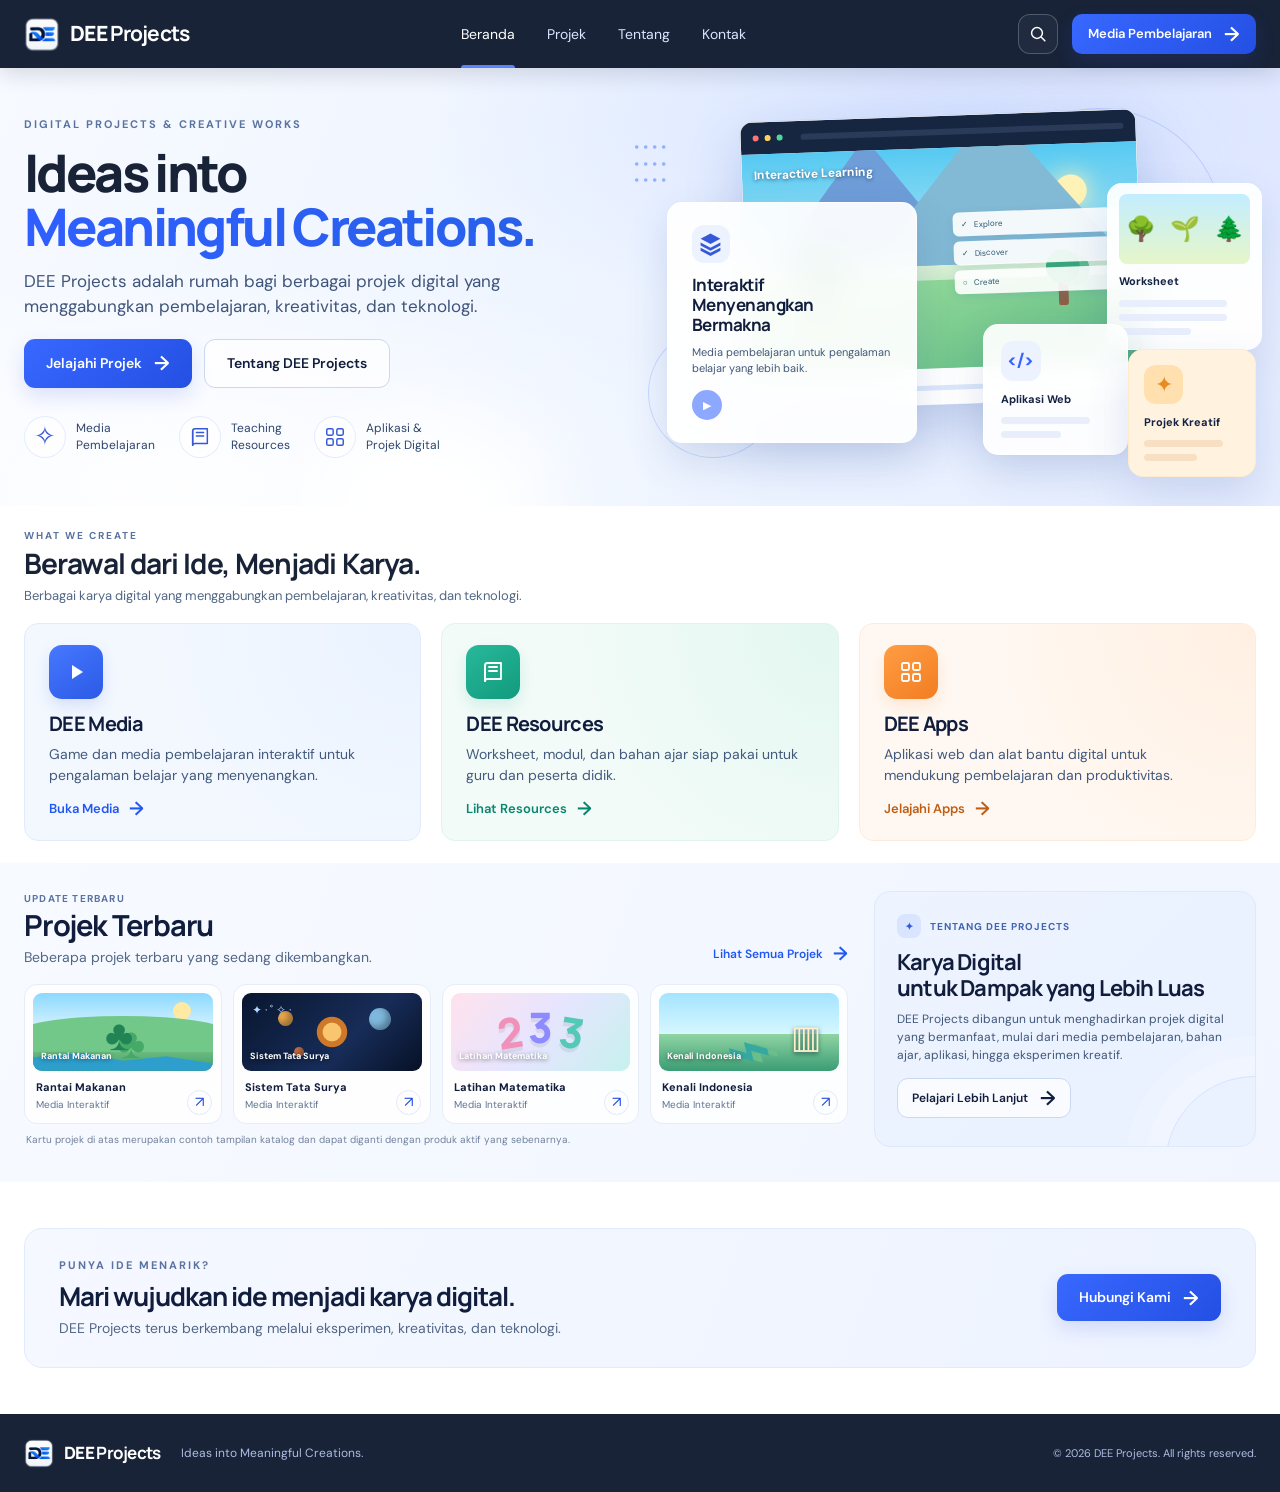
<file: index.html>
<!doctype html>
<html lang="id">
<head>
  <meta charset="utf-8">
  <meta name="viewport" content="width=device-width, initial-scale=1">
  <meta name="theme-color" content="#182338">
  <meta name="description" content="DEE Projects adalah rumah bagi media pembelajaran, teaching resources, dan aplikasi digital.">
  <title>DEE Projects — Ideas into Meaningful Creations</title>
  <link rel="icon" type="image/png" href="assets/favicon.png">
  <link rel="preconnect" href="https://fonts.googleapis.com">
  <link rel="preconnect" href="https://fonts.gstatic.com" crossorigin>
  <link href="https://fonts.googleapis.com/css2?family=DM+Sans:wght@400;500;600;700&family=Manrope:wght@400;500;600;700;800&display=swap" rel="stylesheet">
  <link rel="stylesheet" href="styles.css">
</head>
<body>
  <header class="site-header">
    <div class="nav-wrap container">
      <a class="brand" href="#beranda" aria-label="DEE Projects, beranda">
        <span class="brand-mark" aria-hidden="true">
          <img src="assets/dee-monogram.png" alt="">
        </span>
        <span class="brand-name">DEE <b>Projects</b></span>
      </a>
      <button class="menu-toggle" aria-label="Buka navigasi" aria-expanded="false"><span></span><span></span><span></span></button>
      <nav class="main-nav" aria-label="Navigasi utama">
        <a class="nav-link active" href="#beranda">Beranda</a>
        <a class="nav-link" href="#proyek">Projek</a>
        <a class="nav-link" href="#tentang">Tentang</a>
        <a class="nav-link" href="#kontak">Kontak</a>
      </nav>
      <div class="nav-actions">
        <button class="search-button" aria-label="Cari projek" id="search-open">
          <svg viewBox="0 0 24 24" aria-hidden="true"><circle cx="10.8" cy="10.8" r="6.5"></circle><path d="m16 16 4.2 4.2"></path></svg>
        </button>
        <a class="button button-primary nav-cta" href="https://media.dwinovia.my.id/">Media Pembelajaran <span>→</span></a>
      </div>
    </div>
    <div class="search-panel" id="search-panel" hidden>
      <div class="container search-inner">
        <label for="project-search">Cari projek</label>
        <input id="project-search" type="search" placeholder="Ketik nama projek atau kategori…">
        <button id="search-close" aria-label="Tutup pencarian">×</button>
      </div>
    </div>
  </header>

  <main>
    <section class="hero" id="beranda">
      <div class="hero-glow glow-one"></div><div class="hero-glow glow-two"></div>
      <div class="container hero-grid">
        <div class="hero-copy reveal">
          <p class="eyebrow">DIGITAL PROJECTS &amp; CREATIVE WORKS</p>
          <h1>Ideas into<br><span>Meaningful Creations.</span></h1>
          <p class="hero-description">DEE Projects adalah rumah bagi berbagai projek digital yang menggabungkan pembelajaran, kreativitas, dan teknologi.</p>
          <div class="hero-actions">
            <a class="button button-primary" href="#proyek">Jelajahi Projek <span>→</span></a>
            <a class="button button-outline" href="#tentang">Tentang DEE Projects</a>
          </div>
          <div class="hero-highlights">
            <div class="highlight"><span class="highlight-icon sparkle">✧</span><span>Media<br>Pembelajaran</span></div>
            <div class="highlight"><span class="highlight-icon"><svg viewBox="0 0 24 24"><path d="M4 5.5A2.5 2.5 0 0 1 6.5 3H20v16H6.5A2.5 2.5 0 0 0 4 21Z"/><path d="M4 5.5V21M8 7h8M8 11h8"/></svg></span><span>Teaching<br>Resources</span></div>
            <div class="highlight"><span class="highlight-icon"><svg viewBox="0 0 24 24"><rect x="3" y="3" width="7" height="7" rx="1.5"/><rect x="14" y="3" width="7" height="7" rx="1.5"/><rect x="3" y="14" width="7" height="7" rx="1.5"/><rect x="14" y="14" width="7" height="7" rx="1.5"/></svg></span><span>Aplikasi &amp;<br>Projek Digital</span></div>
          </div>
        </div>

        <div class="hero-art reveal reveal-delay-2" aria-label="Ilustrasi projek digital">
          <div class="orbit orbit-a"></div><div class="orbit orbit-b"></div>
          <div class="dot-grid dots-a">••••<br>••••<br>••••</div>
          <div class="browser-window float-slow">
            <div class="browser-top"><span></span><span></span><span></span><i></i></div>
            <div class="browser-scene">
              <div class="scene-sun"></div><div class="scene-mountain mountain-one"></div><div class="scene-mountain mountain-two"></div>
              <div class="scene-ground"></div><div class="scene-tree tree-one"></div><div class="scene-tree tree-two"></div>
              <div class="scene-title">Interactive Learning</div>
              <div class="scene-option">✓ &nbsp; Explore</div><div class="scene-option">✓ &nbsp; Discover</div><div class="scene-option">○ &nbsp; Create</div>
            </div>
            <div class="browser-footer"><span></span><span></span><span></span></div>
          </div>
          <div class="floating-card learning-card float-reverse">
            <div class="mini-logo"><svg viewBox="0 0 48 48"><path d="M24 3 43 13 24 23 5 13Z"/><path d="M5 20 24 30 43 20v6L24 36 5 26Z"/><path d="M5 30 24 40 43 30v6L24 46 5 36Z"/></svg></div>
            <h3>Interaktif<br>Menyenangkan<br>Bermakna</h3>
            <p>Media pembelajaran untuk pengalaman belajar yang lebih baik.</p>
            <span class="play-button">▶</span>
          </div>
          <div class="floating-card worksheet-card float-slow"><div class="worksheet-image"><span>🌳</span><span>🌱</span><span>🌲</span></div><b>Worksheet</b><i></i><i></i><i></i></div>
          <div class="floating-card apps-card float-reverse"><span class="code-icon">&lt;/&gt;</span><b>Aplikasi Web</b><i></i><i></i></div>
          <div class="floating-card idea-card float-slow"><span class="bulb">✦</span><b>Projek Kreatif</b><i></i><i></i></div>
          <div class="dot-grid dots-b">••••<br>••••<br>••••</div>
        </div>
      </div>
    </section>

    <section class="ecosystem section-pad" id="ekosistem">
      <div class="container">
        <div class="ecosystem-heading reveal">
          <p class="eyebrow">WHAT WE CREATE</p>
          <h2>Berawal dari Ide, Menjadi Karya.</h2>
          <p>Berbagai karya digital yang menggabungkan pembelajaran, kreativitas, dan teknologi.</p>
        </div>
        <div class="ecosystem-grid">
        <article class="ecosystem-card media-card reveal" data-search="dee media media pembelajaran game interaktif">
          <div class="ecosystem-icon"><svg viewBox="0 0 24 24"><path d="m8 5 11 7-11 7Z" fill="currentColor" stroke="none"/></svg></div>
          <h2>DEE Media</h2>
          <p>Game dan media pembelajaran interaktif untuk pengalaman belajar yang menyenangkan.</p>
          <a href="https://media.dwinovia.my.id/" class="text-link">Buka Media <span>→</span></a>
        </article>
        <article class="ecosystem-card resources-card reveal reveal-delay-1" data-search="dee resources worksheet modul bahan ajar teaching resources">
          <div class="ecosystem-icon"><svg viewBox="0 0 24 24"><path d="M4 5.5A2.5 2.5 0 0 1 6.5 3H20v16H6.5A2.5 2.5 0 0 0 4 21Z"/><path d="M4 5.5V21M8 7h8M8 11h8"/></svg></div>
          <h2>DEE Resources</h2>
          <p>Worksheet, modul, dan bahan ajar siap pakai untuk guru dan peserta didik.</p>
          <a href="#proyek" class="text-link">Lihat Resources <span>→</span></a>
        </article>
        <article class="ecosystem-card apps-card-ecosystem reveal reveal-delay-2" data-search="dee apps aplikasi web alat bantu digital">
          <div class="ecosystem-icon"><svg viewBox="0 0 24 24"><rect x="3" y="3" width="7" height="7" rx="1.5"/><rect x="14" y="3" width="7" height="7" rx="1.5"/><rect x="3" y="14" width="7" height="7" rx="1.5"/><rect x="14" y="14" width="7" height="7" rx="1.5"/></svg></div>
          <h2>DEE Apps</h2>
          <p>Aplikasi web dan alat bantu digital untuk mendukung pembelajaran dan produktivitas.</p>
          <a href="#proyek" class="text-link">Jelajahi Apps <span>→</span></a>
        </article>
        </div>
      </div>
    </section>

    <section class="projects-section section-pad" id="proyek">
      <div class="container projects-layout">
        <div class="projects-main">
          <div class="section-heading reveal">
            <div><p class="eyebrow">UPDATE TERBARU</p><h2>Projek Terbaru</h2><p>Beberapa projek terbaru yang sedang dikembangkan.</p></div>
            <a href="https://media.dwinovia.my.id/" class="text-link all-projects">Lihat Semua Projek <span>→</span></a>
          </div>
          <div class="project-grid" id="project-grid">
            <a class="project-card reveal" href="https://media.dwinovia.my.id/" data-search="rantai makanan ekosistem media interaktif">
              <div class="project-thumb thumb-food"><span class="sun"></span><span class="hills"></span><span class="tree-shape">♣</span><span class="water"></span><span class="thumb-label">Rantai Makanan</span></div>
              <div class="project-info"><h3>Rantai Makanan</h3><p>Media Interaktif</p><span class="project-arrow">↗</span></div>
            </a>
            <a class="project-card reveal reveal-delay-1" href="https://media.dwinovia.my.id/" data-search="sistem tata surya planet media interaktif">
              <div class="project-thumb thumb-space"><span class="planet planet-a"></span><span class="planet planet-b"></span><span class="planet planet-c"></span><span class="space-stars">✦ · ˚ ✧ ·</span><span class="thumb-label">Sistem Tata Surya</span></div>
              <div class="project-info"><h3>Sistem Tata Surya</h3><p>Media Interaktif</p><span class="project-arrow">↗</span></div>
            </a>
            <a class="project-card reveal reveal-delay-2" href="https://media.dwinovia.my.id/" data-search="latihan matematika numerasi media interaktif">
              <div class="project-thumb thumb-math"><span class="number n-one">2</span><span class="number n-two">3</span><span class="number n-three">3</span><span class="thumb-label">Latihan Matematika</span></div>
              <div class="project-info"><h3>Latihan Matematika</h3><p>Media Interaktif</p><span class="project-arrow">↗</span></div>
            </a>
            <a class="project-card reveal reveal-delay-3" href="https://media.dwinovia.my.id/" data-search="kenali indonesia peta geografi media interaktif">
              <div class="project-thumb thumb-map"><span class="map-shape">⌁</span><span class="landmark">▥</span><span class="thumb-label">Kenali Indonesia</span></div>
              <div class="project-info"><h3>Kenali Indonesia</h3><p>Media Interaktif</p><span class="project-arrow">↗</span></div>
            </a>
          </div>
          <p class="project-note">Kartu projek di atas merupakan contoh tampilan katalog dan dapat diganti dengan produk aktif yang sebenarnya.</p>
        </div>
        <aside class="about-card reveal" id="tentang">
          <p class="about-kicker"><span>✦</span> TENTANG DEE PROJECTS</p>
          <h2>Karya Digital<br>untuk Dampak yang Lebih Luas</h2>
          <p>DEE Projects dibangun untuk menghadirkan projek digital yang bermanfaat, mulai dari media pembelajaran, bahan ajar, aplikasi, hingga eksperimen kreatif.</p>
          <a href="#kontak" class="button button-outline">Pelajari Lebih Lanjut <span>→</span></a>
          <div class="about-decoration"></div>
        </aside>
      </div>
    </section>

    <section class="contact-strip" id="kontak">
      <div class="container contact-inner reveal">
        <div><p class="eyebrow">PUNYA IDE MENARIK?</p><h2>Mari wujudkan ide menjadi karya digital.</h2><p>DEE Projects terus berkembang melalui eksperimen, kreativitas, dan teknologi.</p></div>
        <a class="button button-primary" href="mailto:hello@dwinovia.my.id">Hubungi Kami <span>→</span></a>
      </div>
    </section>
  </main>

  <footer class="site-footer">
    <div class="container footer-inner">
      <a class="brand footer-brand" href="#beranda"><span class="brand-mark"><img src="assets/dee-monogram.png" alt=""></span><span class="brand-name">DEE <b>Projects</b></span></a>
      <p>Ideas into Meaningful Creations.</p>
      <span class="copyright">© <span id="year"></span> DEE Projects. All rights reserved.</span>
    </div>
  </footer>

  <div class="toast" id="no-results" role="status" hidden>Tidak ada projek yang cocok dengan pencarian.</div>
  <script src="script.js"></script>
</body>
</html>
</file>
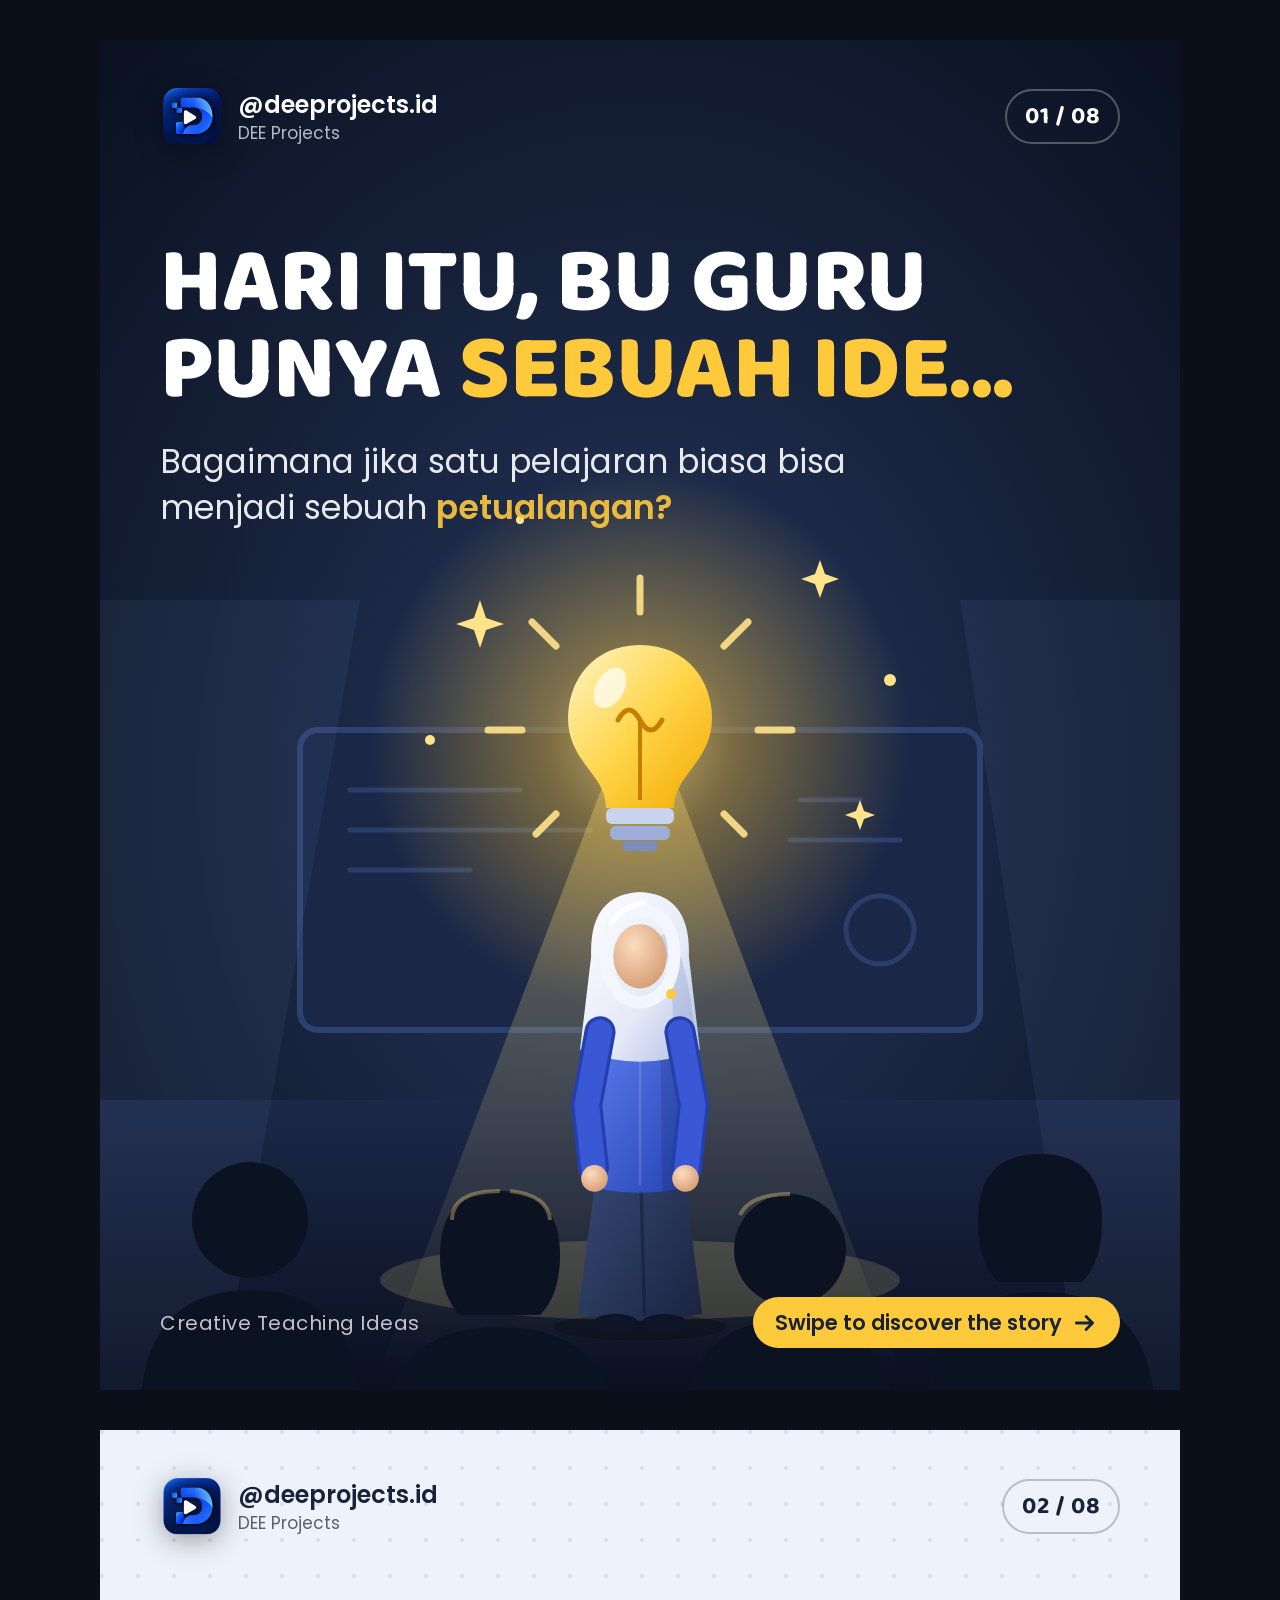
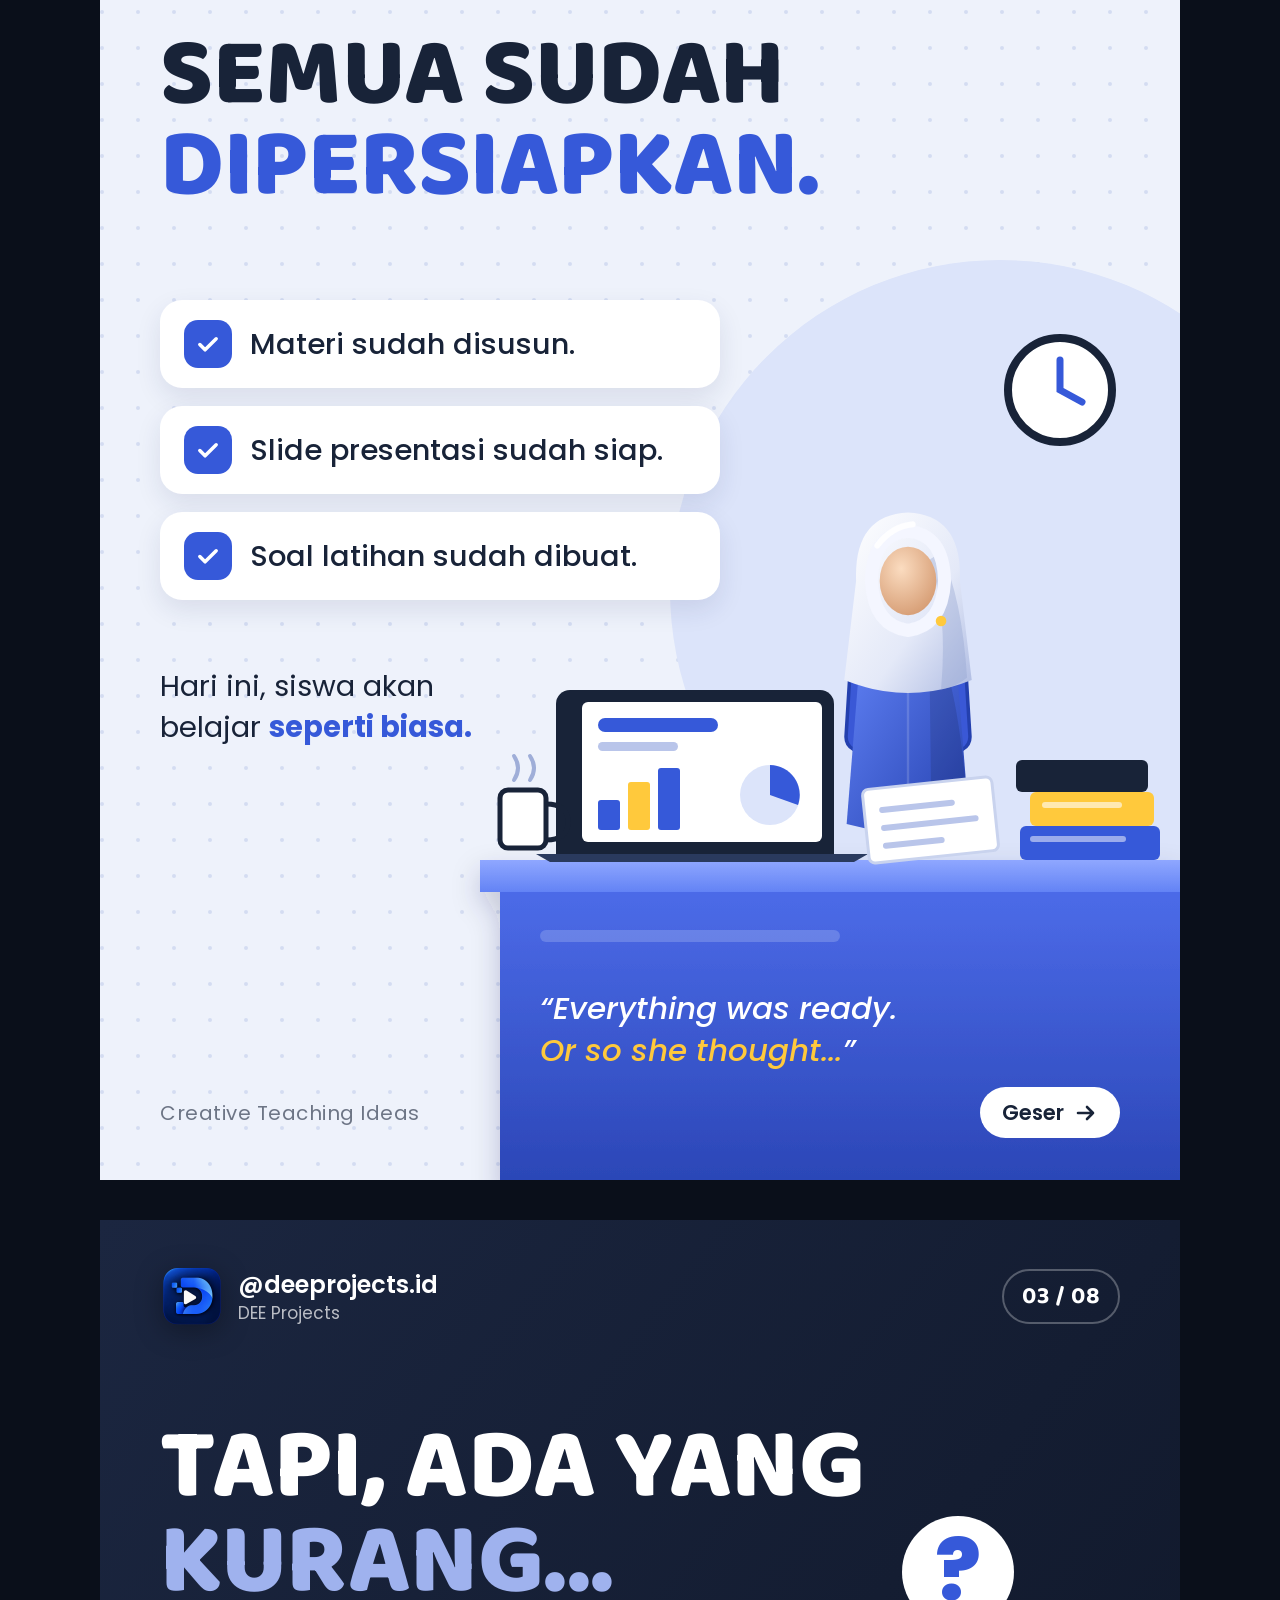
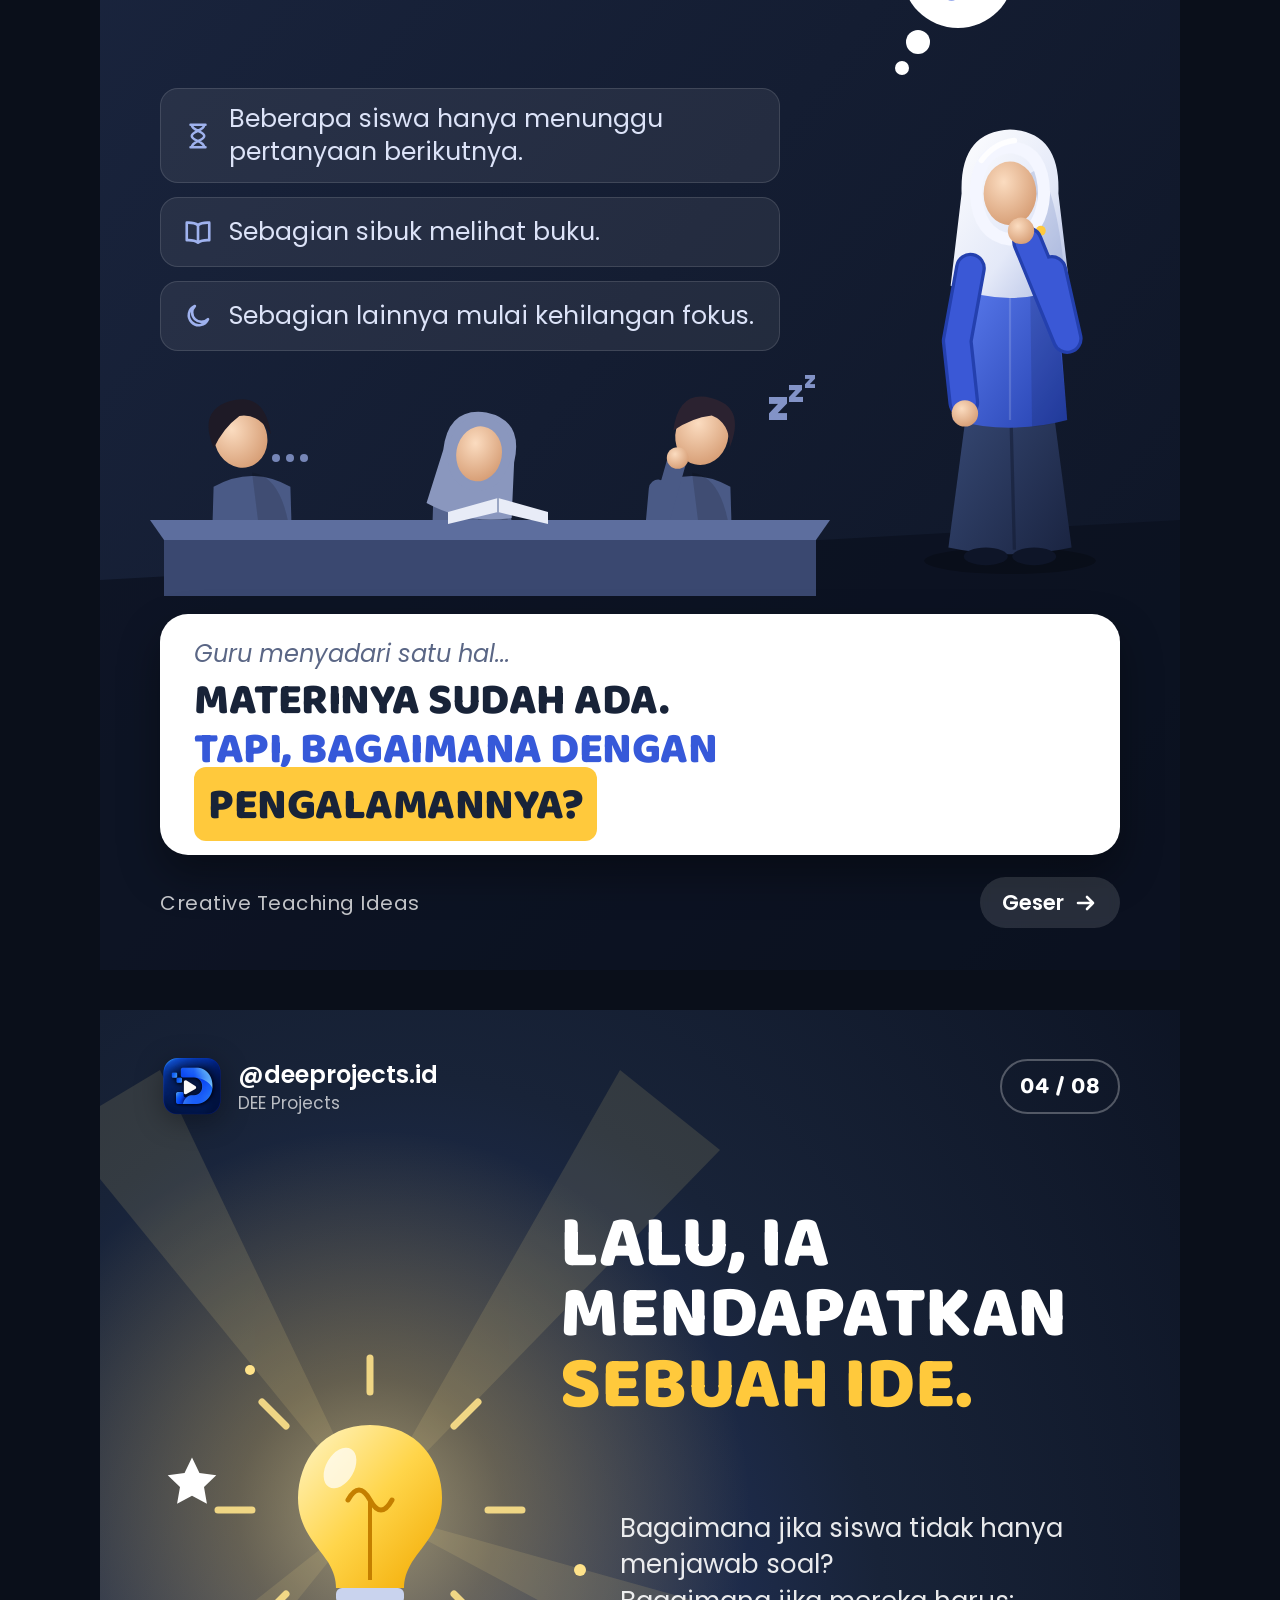
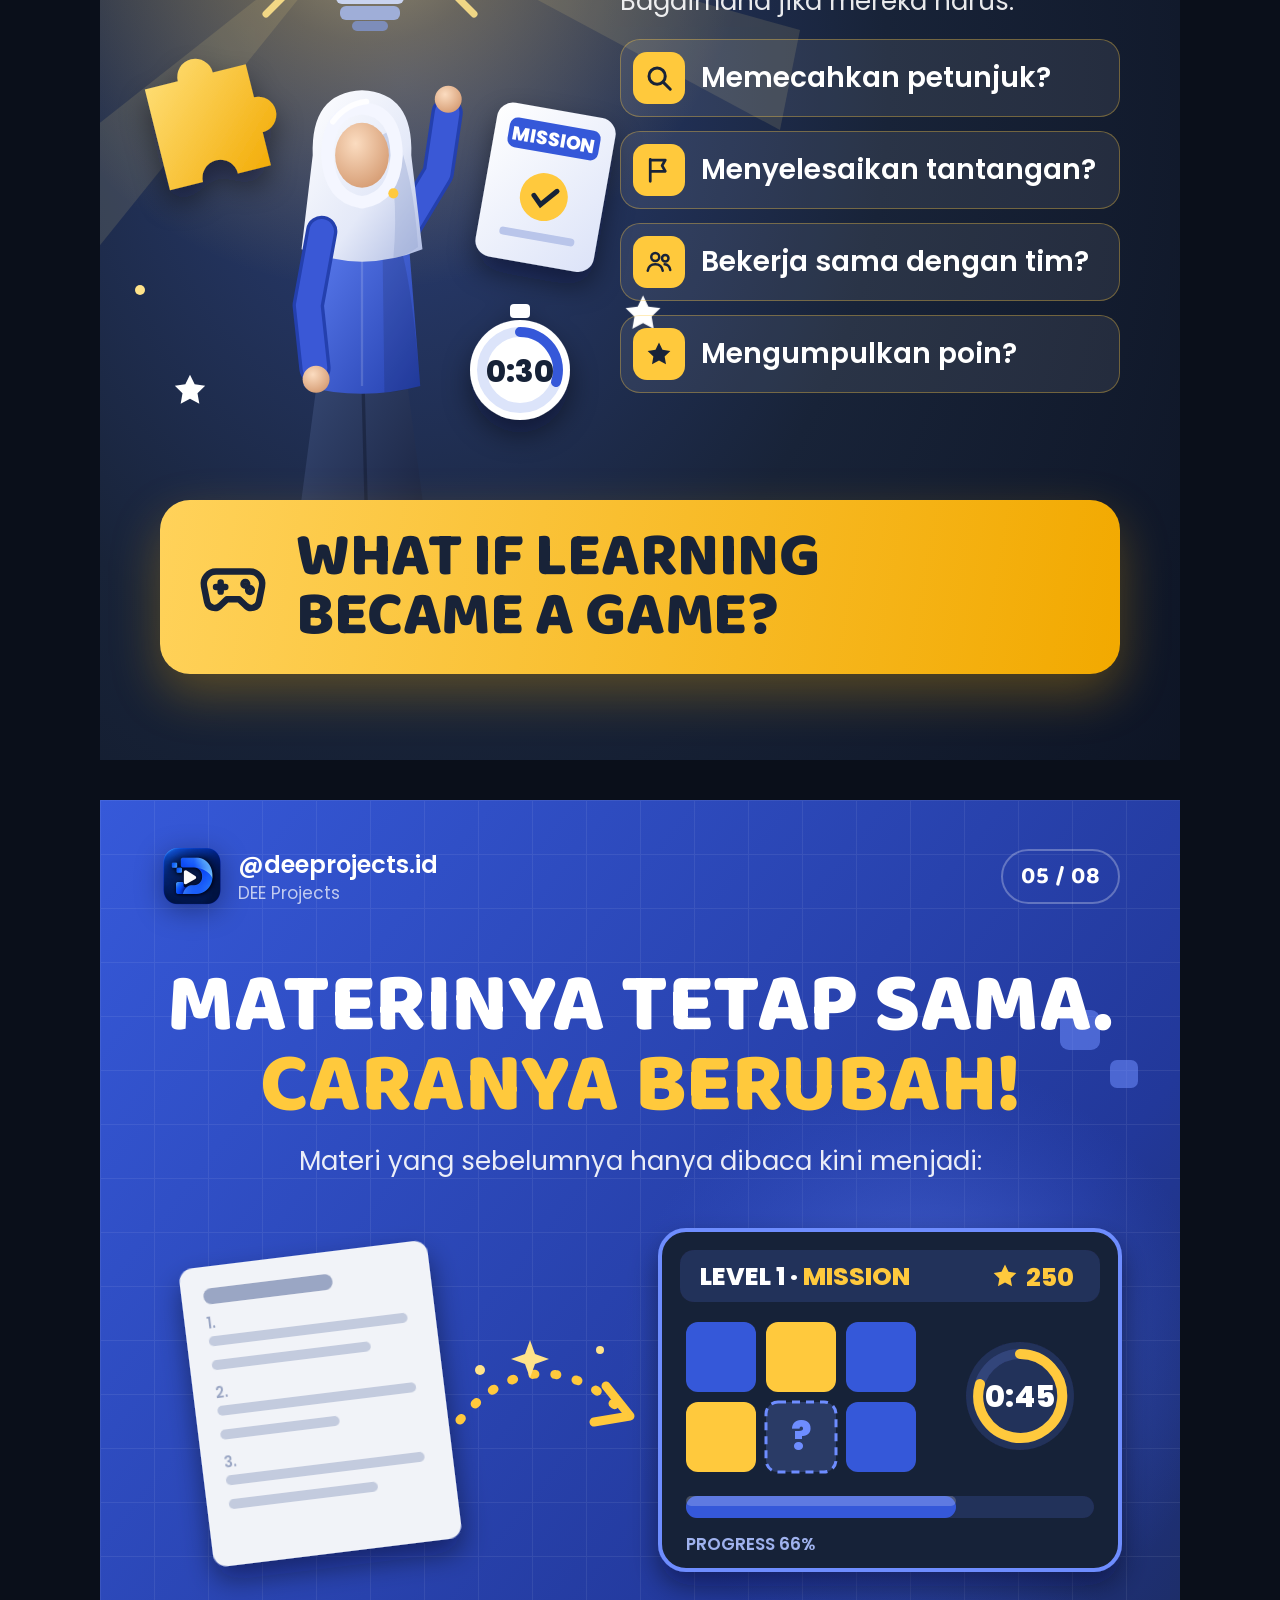
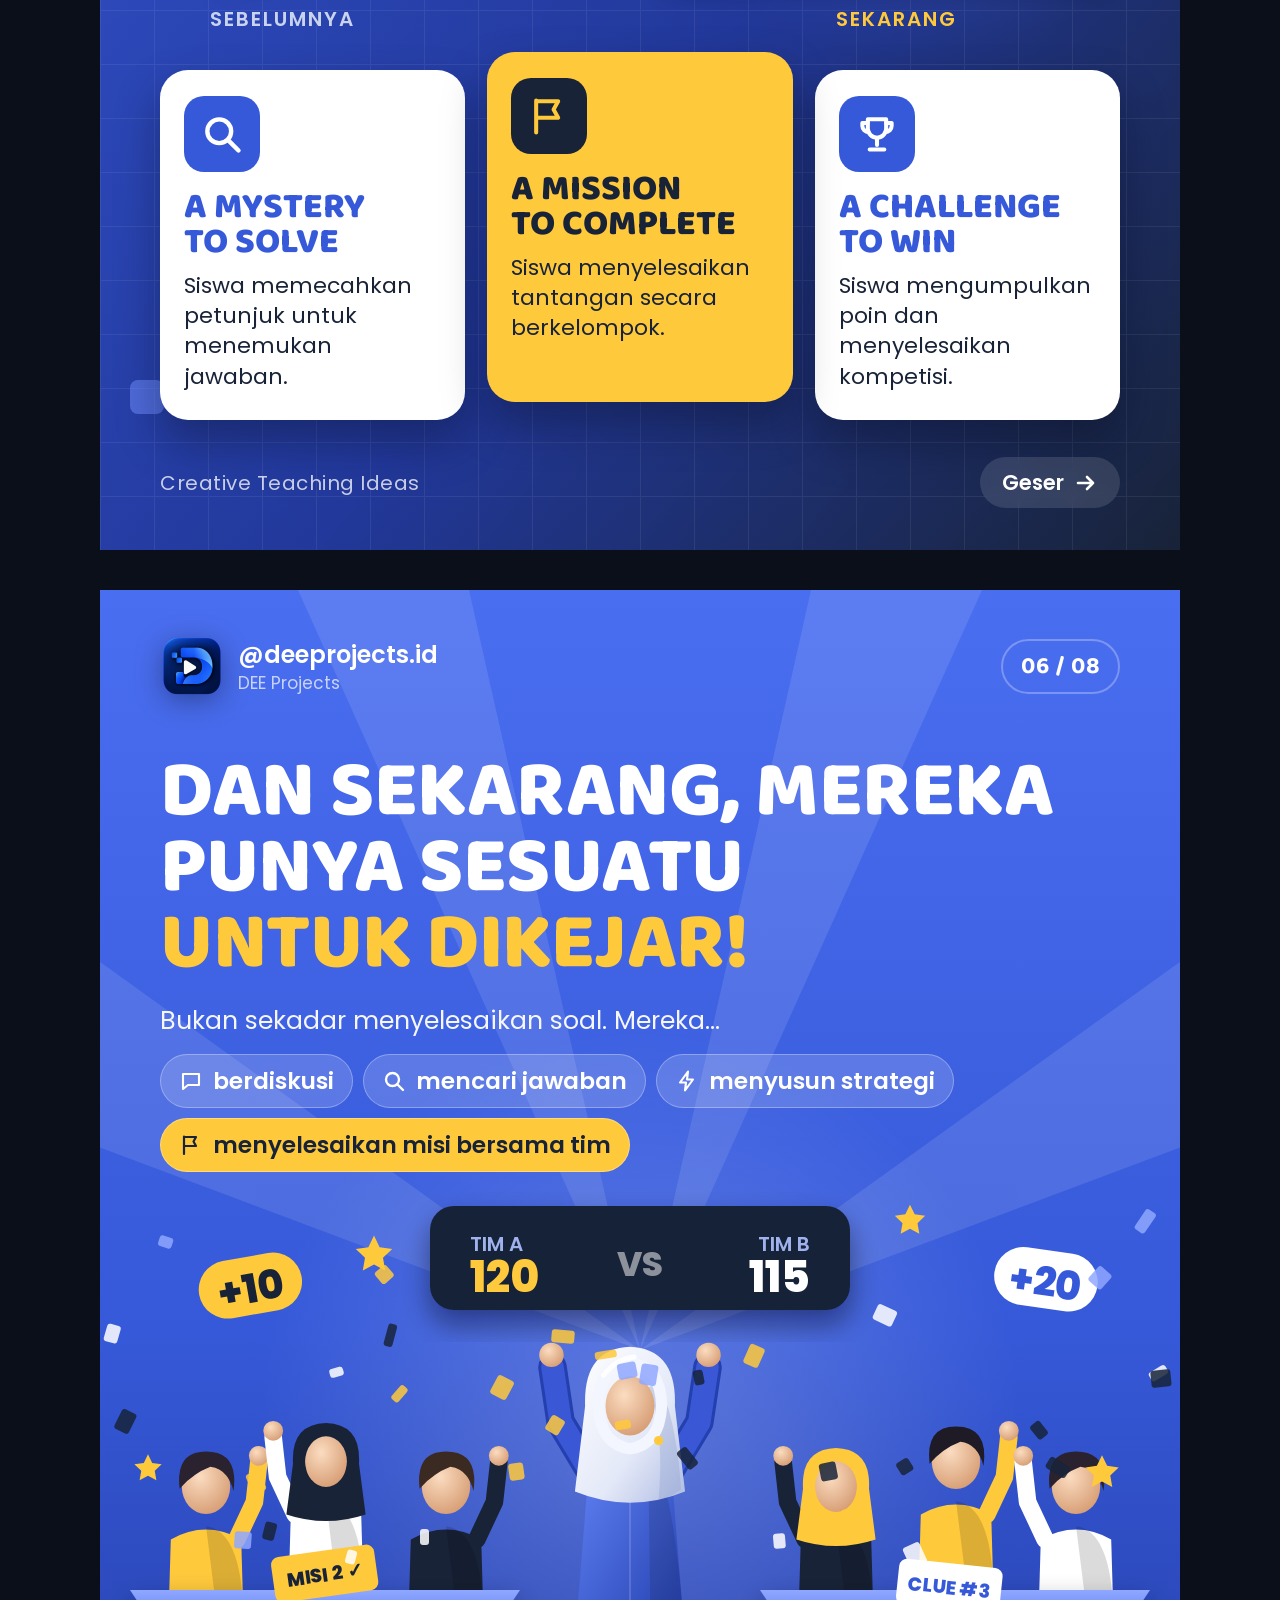
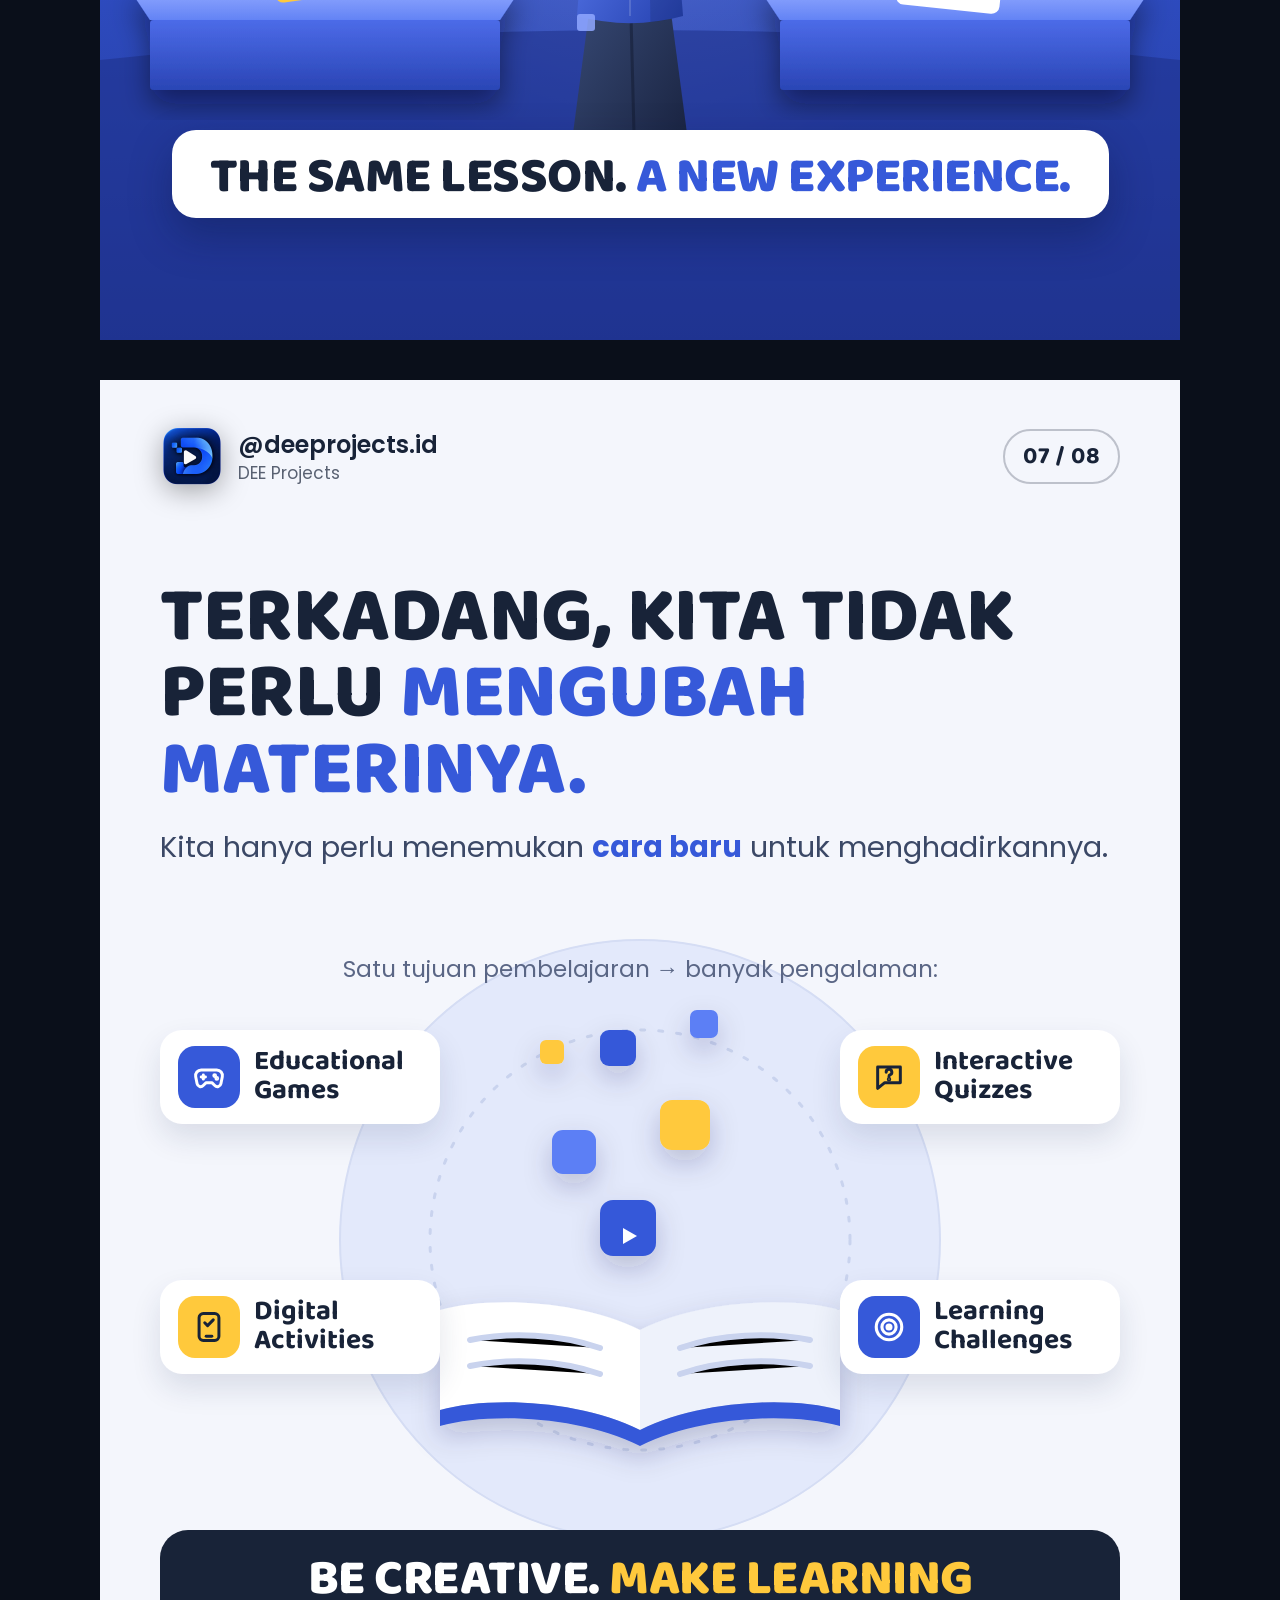
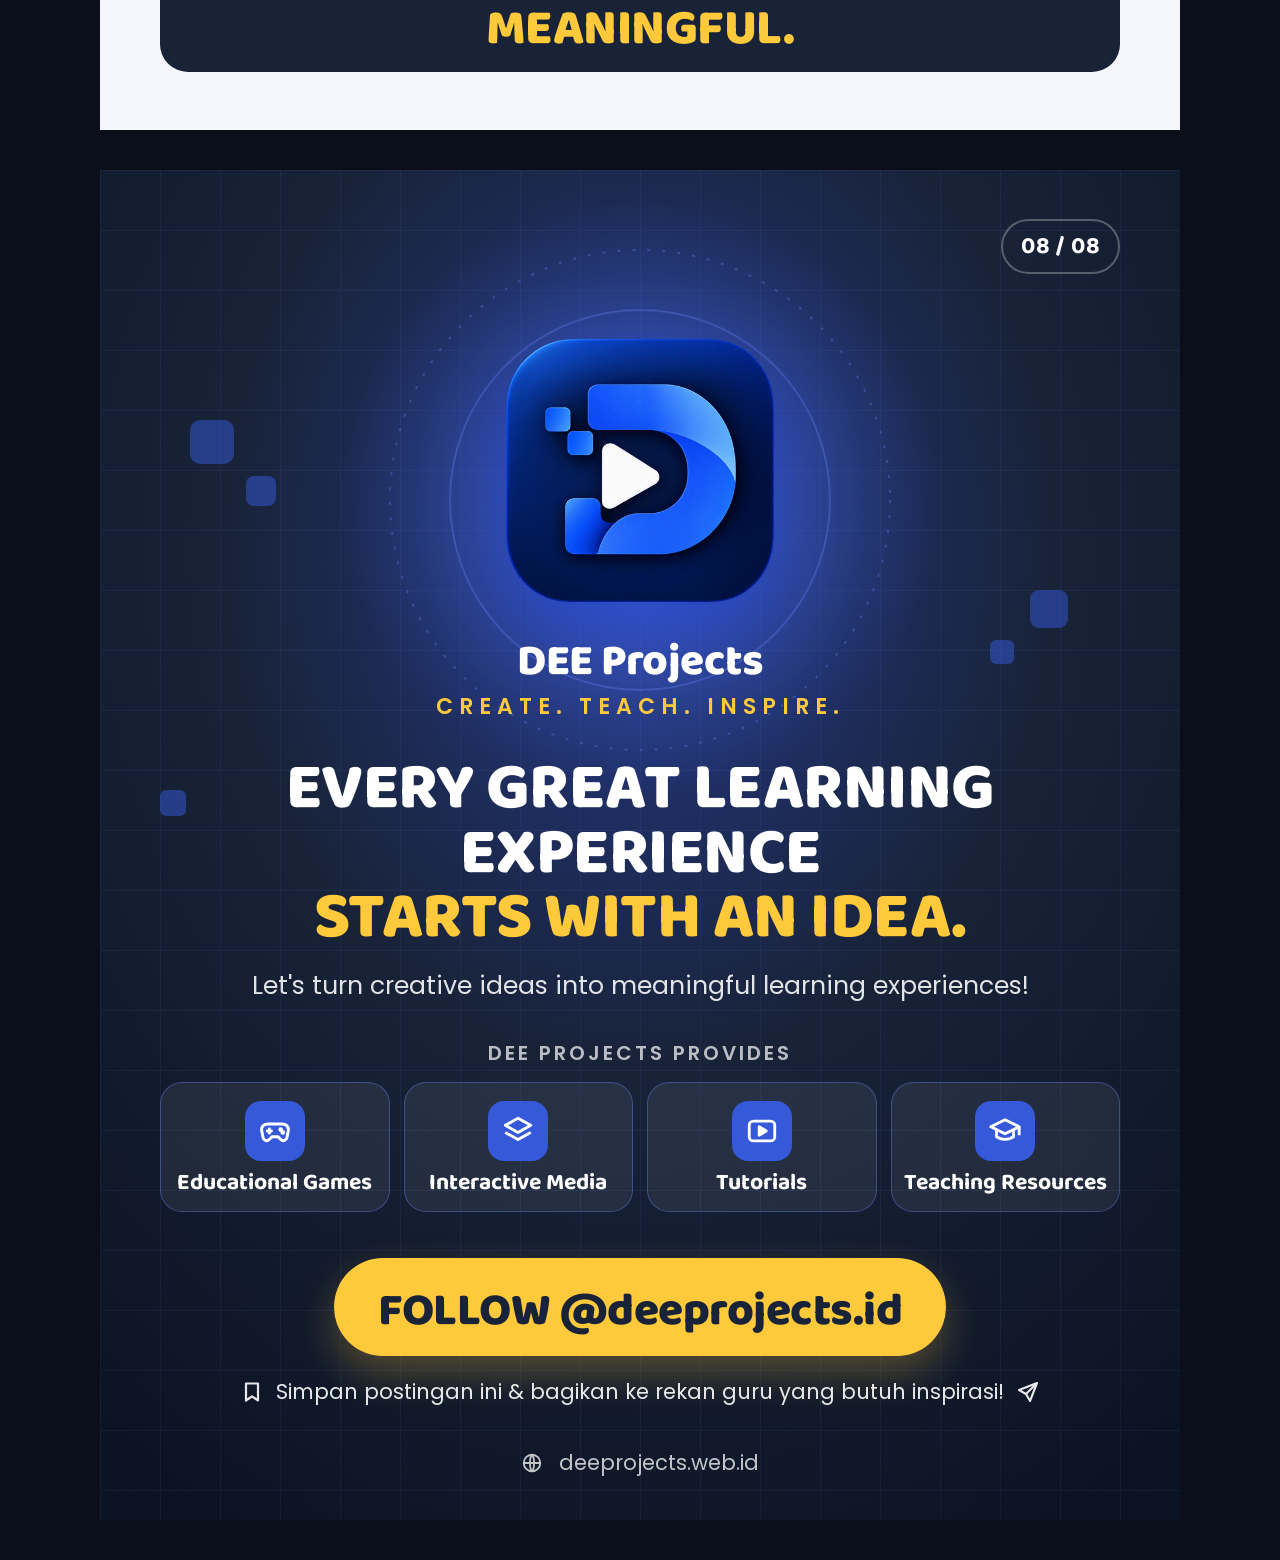
<file: content/post-03/carousel.html>
<!doctype html>
<html lang="id">
<head>
<meta charset="utf-8">
<title>DEE Projects — Post 03 Carousel</title>
<link rel="preconnect" href="https://fonts.googleapis.com">
<link href="https://fonts.googleapis.com/css2?family=Baloo+2:wght@600;700;800&family=Poppins:ital,wght@0,400;0,500;0,600;0,700;1,400;1,500&display=swap" rel="stylesheet">
<style>
  :root{
    --navy:#182338; --navy-2:#0F1728; --blue:#3659D9; --blue-l:#5B7FF5; --white:#fff;
    --yellow:#FFC93C; --yellow-d:#F2A900; --ink:#182338; --soft:#EEF2FB;
  }
  *{box-sizing:border-box;margin:0;padding:0}
  body{background:#0a0f1a;font-family:'Poppins',sans-serif;display:flex;flex-direction:column;align-items:center;gap:40px;padding:40px 0}
  .slide{width:1080px;height:1350px;position:relative;overflow:hidden;color:#fff;background:var(--navy)}
  .art{position:absolute;inset:0;width:1080px;height:1350px}
  .layer{position:absolute;inset:0}
  h1,h2,.baloo{font-family:'Baloo 2',sans-serif;font-weight:800;letter-spacing:-.5px}
  .y{color:var(--yellow)}
  .b{color:var(--blue)}

  /* chrome */
  .top{position:absolute;top:44px;left:60px;right:60px;display:flex;align-items:center;justify-content:space-between;z-index:5}
  .brand{display:flex;align-items:center;gap:14px;font-weight:600;font-size:24px}
  .brand img{width:64px;height:64px;filter:drop-shadow(0 6px 14px rgba(0,0,0,.35))}
  .brand small{display:block;font-size:17px;font-weight:400;opacity:.7;margin-top:-2px}
  .count{font-family:'Baloo 2';font-weight:700;font-size:24px;padding:6px 18px;border-radius:40px;border:2px solid rgba(255,255,255,.28);letter-spacing:1px}
  .bottom{position:absolute;bottom:42px;left:60px;right:60px;display:flex;align-items:center;justify-content:space-between;z-index:5;font-size:20px}
  .tag{opacity:.75;letter-spacing:.5px}
  .swipe{display:flex;align-items:center;gap:10px;font-weight:600;font-size:21px;padding:10px 22px;border-radius:40px;background:rgba(255,255,255,.12);backdrop-filter:blur(6px)}
  .light{color:var(--ink)}
  .light .count{border-color:rgba(24,35,56,.25)}
  .light .swipe{background:var(--navy);color:#fff}
  .light .tag{opacity:.6}

  .kicker{display:inline-flex;align-items:center;gap:10px;font-weight:600;font-size:21px;letter-spacing:3px;text-transform:uppercase;padding:8px 18px;border-radius:30px;background:rgba(255,201,60,.14);color:var(--yellow);border:1.5px solid rgba(255,201,60,.4)}
  .light .kicker{background:rgba(54,89,217,.1);color:var(--blue);border-color:rgba(54,89,217,.35)}
  .hl{position:absolute;line-height:.98}
  .p{font-size:30px;line-height:1.45}
</style>
</head>
<body>

<!-- ============ SHARED SVG DEFS ============ -->
<svg width="0" height="0" style="position:absolute">
 <defs>
  <linearGradient id="gTunic" x1="0" y1="0" x2="1" y2="1"><stop offset="0" stop-color="#6283F7"/><stop offset="1" stop-color="#2440AE"/></linearGradient>
  <linearGradient id="gHijab" x1="0" y1="0" x2="1" y2="1"><stop offset="0" stop-color="#FFFFFF"/><stop offset=".6" stop-color="#E4E9F8"/><stop offset="1" stop-color="#AEBBE2"/></linearGradient>
  <linearGradient id="gSkirt" x1="0" y1="0" x2="1" y2="1"><stop offset="0" stop-color="#3A4D7A"/><stop offset="1" stop-color="#1A2441"/></linearGradient>
  <radialGradient id="gSkin" cx=".38" cy=".32" r=".75"><stop offset="0" stop-color="#FBDCC0"/><stop offset="1" stop-color="#D59B72"/></radialGradient>
  <radialGradient id="gGlowY"><stop offset="0" stop-color="#FFE38A" stop-opacity="1"/><stop offset=".35" stop-color="#FFC93C" stop-opacity=".55"/><stop offset="1" stop-color="#FFC93C" stop-opacity="0"/></radialGradient>
  <radialGradient id="gGlowB"><stop offset="0" stop-color="#6E8DFF" stop-opacity=".9"/><stop offset="1" stop-color="#3659D9" stop-opacity="0"/></radialGradient>
  <radialGradient id="gGlowW"><stop offset="0" stop-color="#fff" stop-opacity=".9"/><stop offset="1" stop-color="#fff" stop-opacity="0"/></radialGradient>
  <linearGradient id="gBulb" x1="0" y1="0" x2="1" y2="1"><stop offset="0" stop-color="#FFF6C8"/><stop offset=".5" stop-color="#FFD54A"/><stop offset="1" stop-color="#F2A900"/></linearGradient>
  <linearGradient id="gDesk" x1="0" y1="0" x2="0" y2="1"><stop offset="0" stop-color="#4C6BE8"/><stop offset="1" stop-color="#2A45B5"/></linearGradient>
  <linearGradient id="gDeskTop" x1="0" y1="0" x2="0" y2="1"><stop offset="0" stop-color="#8FA7FF"/><stop offset="1" stop-color="#6383F5"/></linearGradient>
  <linearGradient id="gCard" x1="0" y1="0" x2="1" y2="1"><stop offset="0" stop-color="#FFFFFF"/><stop offset="1" stop-color="#DCE3F8"/></linearGradient>
  <linearGradient id="gYcard" x1="0" y1="0" x2="1" y2="1"><stop offset="0" stop-color="#FFE07A"/><stop offset="1" stop-color="#F2A900"/></linearGradient>
  <linearGradient id="gBcard" x1="0" y1="0" x2="1" y2="1"><stop offset="0" stop-color="#6E8DFF"/><stop offset="1" stop-color="#2B47B8"/></linearGradient>
  <linearGradient id="gCone" x1="0" y1="0" x2="0" y2="1"><stop offset="0" stop-color="#FFE38A" stop-opacity=".38"/><stop offset="1" stop-color="#FFE38A" stop-opacity="0"/></linearGradient>
  <filter id="soft" x="-30%" y="-30%" width="160%" height="160%"><feDropShadow dx="0" dy="14" stdDeviation="14" flood-color="#050a16" flood-opacity=".45"/></filter>
  <filter id="softL" x="-30%" y="-30%" width="160%" height="160%"><feDropShadow dx="0" dy="12" stdDeviation="14" flood-color="#1b2a55" flood-opacity=".22"/></filter>
  <filter id="blur8"><feGaussianBlur stdDeviation="8"/></filter>
  <filter id="blur30"><feGaussianBlur stdDeviation="30"/></filter>

  <!-- icons (24 grid, stroke) -->
  <symbol id="i-check" viewBox="0 0 24 24"><path d="M5 12.5l4.5 4.5L19 7.5" fill="none" stroke="currentColor" stroke-width="3" stroke-linecap="round" stroke-linejoin="round"/></symbol>
  <symbol id="i-arrow" viewBox="0 0 24 24"><path d="M4 12h15M13 6l6 6-6 6" fill="none" stroke="currentColor" stroke-width="2.6" stroke-linecap="round" stroke-linejoin="round"/></symbol>
  <symbol id="i-puzzle" viewBox="0 0 24 24"><path d="M4 7h4.2a2.3 2.3 0 1 1 4.6 0H17v4.2a2.3 2.3 0 1 1 0 4.6V20h-4.2a2.3 2.3 0 1 0-4.6 0H4v-4.2a2.3 2.3 0 1 0 0-4.6z" fill="none" stroke="currentColor" stroke-width="2" stroke-linejoin="round"/></symbol>
  <symbol id="i-flag" viewBox="0 0 24 24"><path d="M5 21V3.5M5 4h12l-2.5 4.5L17 13H5" fill="none" stroke="currentColor" stroke-width="2.2" stroke-linecap="round" stroke-linejoin="round"/></symbol>
  <symbol id="i-team" viewBox="0 0 24 24"><g fill="none" stroke="currentColor" stroke-width="2" stroke-linecap="round"><circle cx="9" cy="8" r="3.2"/><path d="M3 19c.6-3.4 3-5.2 6-5.2s5.4 1.8 6 5.2"/><circle cx="17" cy="9" r="2.6"/><path d="M16.5 13.8c2.4.2 4 1.7 4.5 4.6"/></g></symbol>
  <symbol id="i-star" viewBox="0 0 24 24"><path d="M12 2.8l2.8 5.8 6.3.9-4.6 4.4 1.1 6.3L12 17.2l-5.6 3 1.1-6.3L2.9 9.5l6.3-.9z" fill="currentColor"/></symbol>
  <symbol id="i-search" viewBox="0 0 24 24"><g fill="none" stroke="currentColor" stroke-width="2.4" stroke-linecap="round"><circle cx="10.5" cy="10.5" r="6.5"/><path d="M15.5 15.5L21 21"/></g></symbol>
  <symbol id="i-target" viewBox="0 0 24 24"><g fill="none" stroke="currentColor" stroke-width="2.2"><circle cx="12" cy="12" r="9"/><circle cx="12" cy="12" r="5"/><circle cx="12" cy="12" r="1.4" fill="currentColor"/></g></symbol>
  <symbol id="i-trophy" viewBox="0 0 24 24"><g fill="none" stroke="currentColor" stroke-width="2.2" stroke-linejoin="round" stroke-linecap="round"><path d="M7 4h10v5a5 5 0 0 1-10 0z"/><path d="M7 6H4v1.5A3.5 3.5 0 0 0 7.5 11M17 6h3v1.5A3.5 3.5 0 0 1 16.5 11M12 14v4M8 20.5h8"/></g></symbol>
  <symbol id="i-clock" viewBox="0 0 24 24"><g fill="none" stroke="currentColor" stroke-width="2.2" stroke-linecap="round"><circle cx="12" cy="13" r="8"/><path d="M12 9v4.5l3 2M9.5 2.5h5"/></g></symbol>
  <symbol id="i-book" viewBox="0 0 24 24"><g fill="none" stroke="currentColor" stroke-width="2.1" stroke-linejoin="round"><path d="M12 6.5C9.8 4.8 6.8 4.3 3 4.5v14c3.8-.2 6.8.3 9 2 2.2-1.7 5.2-2.2 9-2v-14c-3.8-.2-6.8.3-9 2z"/><path d="M12 6.5v14"/></g></symbol>
  <symbol id="i-game" viewBox="0 0 24 24"><g fill="none" stroke="currentColor" stroke-width="2.1" stroke-linecap="round" stroke-linejoin="round"><path d="M6.5 7h11a4 4 0 0 1 3.9 4.8l-1 5a2.5 2.5 0 0 1-4.3 1.2L14 16h-4l-2.1 2a2.5 2.5 0 0 1-4.3-1.2l-1-5A4 4 0 0 1 6.5 7z"/><path d="M8 10.5v3M6.5 12h3"/><circle cx="16" cy="11" r=".6" fill="currentColor"/><circle cx="17.5" cy="13" r=".6" fill="currentColor"/></g></symbol>
  <symbol id="i-quiz" viewBox="0 0 24 24"><g fill="none" stroke="currentColor" stroke-width="2.1" stroke-linecap="round" stroke-linejoin="round"><path d="M4 5h16v11H9l-5 4z"/><path d="M10 8.6a2 2 0 1 1 2.6 1.9c-.5.2-.6.6-.6 1.1"/><circle cx="12" cy="13.6" r=".5" fill="currentColor"/></g></symbol>
  <symbol id="i-tap" viewBox="0 0 24 24"><g fill="none" stroke="currentColor" stroke-width="2.1" stroke-linecap="round" stroke-linejoin="round"><rect x="5" y="2.5" width="14" height="19" rx="3"/><path d="M10 18.5h4"/><path d="M9 9l2 2 4-4"/></g></symbol>
  <symbol id="i-bolt" viewBox="0 0 24 24"><path d="M13 2.5L5 13.5h6l-1 8 8-11h-6z" fill="none" stroke="currentColor" stroke-width="2.1" stroke-linejoin="round"/></symbol>
  <symbol id="i-play" viewBox="0 0 24 24"><path d="M8 5.5v13l10-6.5z" fill="currentColor"/></symbol>
  <symbol id="i-bookmark" viewBox="0 0 24 24"><path d="M6 3.5h12v17l-6-4.2-6 4.2z" fill="none" stroke="currentColor" stroke-width="2.2" stroke-linejoin="round"/></symbol>
  <symbol id="i-share" viewBox="0 0 24 24"><path d="M21 3L10 14M21 3l-7 18-4-7-7-4z" fill="none" stroke="currentColor" stroke-width="2.1" stroke-linejoin="round"/></symbol>
  <symbol id="i-chat" viewBox="0 0 24 24"><path d="M4 5h16v11H9l-5 4z" fill="none" stroke="currentColor" stroke-width="2.1" stroke-linejoin="round"/></symbol>
  <symbol id="i-hourglass" viewBox="0 0 24 24"><path d="M6 3h12M6 21h12M7 3c0 5 10 5 10 9s-10 4-10 9M17 3c0 5-10 5-10 9s10 4 10 9" fill="none" stroke="currentColor" stroke-width="2" stroke-linecap="round"/></symbol>
  <symbol id="i-moon" viewBox="0 0 24 24"><path d="M20 14.5A8 8 0 1 1 9.5 4a6.5 6.5 0 0 0 10.5 10.5z" fill="none" stroke="currentColor" stroke-width="2.1" stroke-linejoin="round"/></symbol>
  <symbol id="i-globe" viewBox="0 0 24 24"><g fill="none" stroke="currentColor" stroke-width="2"><circle cx="12" cy="12" r="9"/><path d="M3 12h18M12 3c3 3.2 3 14.8 0 18M12 3c-3 3.2-3 14.8 0 18"/></g></symbol>
  <symbol id="i-cap" viewBox="0 0 24 24"><g fill="none" stroke="currentColor" stroke-width="2" stroke-linejoin="round"><path d="M2 9l10-5 10 5-10 5z"/><path d="M6 11v5c3 2.5 9 2.5 12 0v-5M22 9v6"/></g></symbol>
  <symbol id="i-video" viewBox="0 0 24 24"><g fill="none" stroke="currentColor" stroke-width="2" stroke-linejoin="round"><rect x="3" y="5" width="18" height="14" rx="3"/><path d="M10 9v6l5-3z" fill="currentColor"/></g></symbol>
  <symbol id="i-layers" viewBox="0 0 24 24"><g fill="none" stroke="currentColor" stroke-width="2" stroke-linejoin="round"><path d="M12 3l9 5-9 5-9-5z"/><path d="M3 13l9 5 9-5"/></g></symbol>
 </defs>
</svg>

<!-- ============ SLIDE 1 ============ -->
<section class="slide" id="s1">
  <svg class="art" viewBox="0 0 1080 1350">
    <defs>
      <radialGradient id="bg1" cx=".5" cy=".55" r=".75"><stop offset="0" stop-color="#25365E"/><stop offset=".55" stop-color="#162139"/><stop offset="1" stop-color="#0A1020"/></radialGradient>
      <linearGradient id="floor1" x1="0" y1="0" x2="0" y2="1"><stop offset="0" stop-color="#1B2848"/><stop offset="1" stop-color="#0A1020"/></linearGradient>
    </defs>
    <rect width="1080" height="1350" fill="url(#bg1)"/>
    <!-- back wall + board -->
    <rect x="200" y="690" width="680" height="300" rx="18" fill="#1A2747" stroke="#2D4170" stroke-width="6"/>
    <g stroke="#3A5288" stroke-width="5" stroke-linecap="round" opacity=".55">
      <path d="M250 750h170M250 790h240M250 830h120"/><path d="M700 760l60 0M690 800h110"/>
      <circle cx="780" cy="890" r="34" fill="none"/>
    </g>
    <rect x="0" y="1060" width="1080" height="290" fill="url(#floor1)"/>
    <!-- window light rays -->
    <g opacity=".06" fill="#9DB4FF"><path d="M0 560 L260 560 L120 1350 L0 1350Z"/><path d="M1080 560 L860 560 L980 1350 L1080 1350Z"/></g>
    <!-- spotlight cone -->
    <path d="M520 700 L560 700 L800 1330 L280 1330 Z" fill="url(#gCone)"/>
    <ellipse cx="540" cy="1240" rx="260" ry="40" fill="#FFE38A" opacity=".16"/>
    <!-- glow + bulb -->
    <circle cx="540" cy="700" r="270" fill="url(#gGlowY)" opacity=".75"/>
    <g id="bulbBig" transform="translate(540 690)">
      <g stroke="#FFE38A" stroke-width="7" stroke-linecap="round" opacity=".9">
        <path d="M0 -118v-34M84 -84l24 -24M-84 -84l-24 -24M118 0h34M-118 0h-34M84 84l20 20M-84 84l-20 20"/>
      </g>
      <path d="M0 -85 C48 -85 72 -48 72 -12 C72 18 54 34 42 52 C36 62 34 70 34 78 L-34 78 C-34 70 -36 62 -42 52 C-54 34 -72 18 -72 -12 C-72 -48 -48 -85 0 -85Z" fill="url(#gBulb)"/>
      <path d="M-22 -10 q11 -20 22 0 q11 20 22 0" fill="none" stroke="#C47F00" stroke-width="5" stroke-linecap="round"/>
      <path d="M0 -10 V70" stroke="#C47F00" stroke-width="4"/>
      <ellipse cx="-30" cy="-42" rx="14" ry="22" fill="#fff" opacity=".7" transform="rotate(30 -30 -42)"/>
      <rect x="-34" y="78" width="68" height="16" rx="6" fill="#C9D3EE"/>
      <rect x="-30" y="96" width="60" height="14" rx="6" fill="#9FAED8"/>
      <rect x="-18" y="111" width="36" height="10" rx="5" fill="#7D8DBA"/>
    </g>
    <!-- sparkles -->
    <g fill="#FFE38A">
      <path d="M380 560l6 18 18 6-18 6-6 18-6-18-18-6 18-6z"/><path d="M720 520l5 14 14 5-14 5-5 14-5-14-14-5 14-5z"/>
      <path d="M760 760l4 11 11 4-11 4-4 11-4-11-11-4 11-4z"/><circle cx="330" cy="700" r="5"/><circle cx="790" cy="640" r="6"/><circle cx="420" cy="480" r="4"/>
    </g>
    <!-- teacher -->
    <g id="t1" transform="translate(429 812) scale(1.11)"></g>
    <!-- foreground students (backs) -->
    <g fill="#0B1222">
      <g transform="translate(150 1180)"><circle cx="0" cy="0" r="58"/><path d="M-110 200 Q-110 70 0 70 Q110 70 110 200Z"/></g>
      <g transform="translate(400 1215)"><path d="M-60 0 Q-60 -64 0 -64 Q60 -64 60 0 Q60 40 40 60 L -40 60 Q -60 40 -60 0Z"/><path d="M-120 200 Q-120 72 0 72 Q120 72 120 200Z"/></g>
      <g transform="translate(690 1210)"><circle cx="0" cy="0" r="56"/><path d="M-110 200 Q-110 70 0 70 Q110 70 110 200Z"/></g>
      <g transform="translate(940 1180)"><path d="M-62 0 Q-62 -66 0 -66 Q62 -66 62 0 Q62 42 42 62 L -42 62 Q -62 42 -62 0Z"/><path d="M-115 200 Q-115 72 0 72 Q115 72 115 200Z"/></g>
    </g>
    <g fill="none" stroke="#FFD87A" stroke-width="4" opacity=".35">
      <path d="M352 1180 Q352 1151 400 1151"/><path d="M640 1175 Q650 1154 690 1154"/><path d="M450 1180 Q448 1155 410 1151"/>
    </g>
  </svg>
  <div class="layer">
    <div class="top"><div class="brand"><img src="logo.png"><div>@deeprojects.id<small>DEE Projects</small></div></div><div class="count">01 / 08</div></div>
    <div style="position:absolute;top:200px;left:60px;right:60px">
      <h1 style="font-size:92px;line-height:.95;margin-top:0">HARI ITU, BU GURU<br>PUNYA <span class="y">SEBUAH IDE...</span></h1>
      <p style="font-size:33px;line-height:1.4;margin-top:24px;max-width:820px;opacity:.9">Bagaimana jika satu pelajaran biasa bisa menjadi sebuah <b class="y" style="font-weight:600">petualangan?</b></p>
    </div>
    <div class="bottom"><div class="tag">Creative Teaching Ideas</div><div class="swipe" style="background:var(--yellow);color:var(--navy)">Swipe to discover the story <svg width="26" height="26"><use href="#i-arrow"/></svg></div></div>
  </div>
</section>

<!-- ============ SLIDE 2 ============ -->
<section class="slide light" id="s2" style="background:#EEF2FB">
  <svg class="art" viewBox="0 0 1080 1350">
    <defs>
      <pattern id="dots" width="36" height="36" patternUnits="userSpaceOnUse"><circle cx="2" cy="2" r="2" fill="#C9D3EE"/></pattern>
    </defs>
    <rect width="1080" height="1350" fill="#EEF2FB"/>
    <rect width="1080" height="1350" fill="url(#dots)" opacity=".7"/>
    <circle cx="900" cy="760" r="330" fill="#DCE4FA"/>
    <!-- wall clock -->
    <g transform="translate(960 560)"><circle r="52" fill="#fff" stroke="#182338" stroke-width="8"/><path d="M0 -30V0l22 12" stroke="#3659D9" stroke-width="7" stroke-linecap="round" fill="none"/></g>
    <!-- teacher behind desk -->
    <g id="t2" transform="translate(690 640) scale(1.18)"></g>
    <!-- desk -->
    <g filter="url(#softL)">
      <path d="M380 1030 L1080 1030 L1080 1062 L380 1062Z" fill="url(#gDeskTop)"/>
      <rect x="400" y="1062" width="680" height="300" fill="url(#gDesk)"/>
      <rect x="440" y="1100" width="300" height="12" rx="6" fill="#fff" opacity=".18"/>
    </g>
    <!-- laptop -->
    <g transform="translate(470 860)">
      <path d="M0 0 h250 a14 14 0 0 1 14 14 v150 h-278 v-150 a14 14 0 0 1 14 -14z" fill="#182338"/>
      <rect x="12" y="12" width="240" height="140" rx="6" fill="#fff"/>
      <rect x="28" y="28" width="120" height="14" rx="7" fill="#3659D9"/>
      <rect x="28" y="52" width="80" height="9" rx="4.5" fill="#B9C5EA"/>
      <g fill="#3659D9"><rect x="28" y="110" width="22" height="30" rx="3"/><rect x="58" y="92" width="22" height="48" rx="3" fill="#FFC93C"/><rect x="88" y="78" width="22" height="62" rx="3"/></g>
      <circle cx="200" cy="105" r="30" fill="#DCE4FA"/><path d="M200 105 V75 A30 30 0 0 1 228 115Z" fill="#3659D9"/>
      <path d="M-34 164 h332 l-14 8 h-304z" fill="#2A3A5E"/>
    </g>
    <!-- papers / worksheet -->
    <g transform="translate(762 960) rotate(-6)">
      <rect width="130" height="74" rx="6" fill="#fff" stroke="#C9D3EE" stroke-width="3"/>
      <g stroke="#B9C5EA" stroke-width="6" stroke-linecap="round"><path d="M18 22h70M18 40h92M18 58h56"/></g>
    </g>
    <!-- books -->
    <g transform="translate(920 930)">
      <rect x="0" y="66" width="140" height="34" rx="6" fill="#3659D9"/><rect x="10" y="32" width="124" height="34" rx="6" fill="#FFC93C"/><rect x="-4" y="0" width="132" height="32" rx="6" fill="#182338"/>
      <rect x="10" y="76" width="96" height="6" rx="3" fill="#fff" opacity=".5"/><rect x="22" y="42" width="80" height="6" rx="3" fill="#fff" opacity=".6"/>
    </g>
    <!-- mug -->
    <g transform="translate(400 960)"><rect width="46" height="58" rx="8" fill="#fff" stroke="#182338" stroke-width="5"/><path d="M46 14 q22 0 22 18 t-22 18" fill="none" stroke="#182338" stroke-width="5"/><path d="M14 -10 q8 -12 0 -24 M30 -10 q8 -12 0 -24" stroke="#9FAED8" stroke-width="4" fill="none" stroke-linecap="round"/></g>
  </svg>
  <div class="layer">
    <div class="top"><div class="brand"><img src="logo.png"><div>@deeprojects.id<small>DEE Projects</small></div></div><div class="count">02 / 08</div></div>
    <div style="position:absolute;top:200px;left:60px;width:700px">
      <h1 style="font-size:96px;line-height:.95;margin-top:0;color:var(--navy)">SEMUA SUDAH<br><span class="b">DIPERSIAPKAN.</span></h1>
    </div>
    <div style="position:absolute;top:470px;left:60px;width:560px;display:flex;flex-direction:column;gap:18px">
      <div class="chk"><span><svg width="28" height="28"><use href="#i-check"/></svg></span>Materi sudah disusun.</div>
      <div class="chk"><span><svg width="28" height="28"><use href="#i-check"/></svg></span>Slide presentasi sudah siap.</div>
      <div class="chk"><span><svg width="28" height="28"><use href="#i-check"/></svg></span>Soal latihan sudah dibuat.</div>
    </div>
    <p style="position:absolute;top:836px;left:60px;width:330px;font-size:29px;line-height:1.4;color:var(--navy)">Hari ini, siswa akan belajar <b style="color:var(--blue)">seperti biasa.</b></p>
    <div style="position:absolute;top:1158px;left:440px;right:60px;color:#fff;font-size:31px;font-style:italic;font-weight:500;line-height:1.35">“Everything was ready.<br><span class="y">Or so she thought...</span>”</div>
    <div class="bottom"><div class="tag" style="color:var(--navy)">Creative Teaching Ideas</div><div class="swipe" style="background:#fff;color:var(--navy)">Geser <svg width="24" height="24"><use href="#i-arrow"/></svg></div></div>
  </div>
  <style>
    .chk{display:flex;align-items:center;gap:18px;background:#fff;border-radius:22px;padding:20px 24px;font-size:29px;font-weight:500;color:var(--navy);box-shadow:0 10px 26px rgba(27,42,85,.1)}
    .chk span{width:48px;height:48px;border-radius:14px;background:var(--blue);color:#fff;display:grid;place-items:center;flex:none}
  </style>
</section>

<!-- ============ SLIDE 3 ============ -->
<section class="slide" id="s3" style="background:#121A2C">
  <svg class="art" viewBox="0 0 1080 1350">
    <defs>
      <linearGradient id="bg3" x1="0" y1="0" x2="1" y2="1"><stop offset="0" stop-color="#1B2640"/><stop offset="1" stop-color="#0D1424"/></linearGradient>
    </defs>
    <rect width="1080" height="1350" fill="url(#bg3)"/>
    <path d="M0 960 L1080 900 L1080 1350 L0 1350Z" fill="#0B111F" opacity=".7"/>
    <!-- students row -->
    <g id="studs3" transform="translate(0 0)"></g>
    <!-- teacher -->
    <g id="t3" transform="translate(800 470) scale(1.1)"></g>
    <!-- thought bubble -->
    <g transform="translate(800 352)">
      <circle cx="58" cy="0" r="56" fill="#fff"/>
      <circle cx="18" cy="70" r="12" fill="#fff"/><circle cx="2" cy="96" r="7" fill="#fff"/>
      <text x="58" y="28" text-anchor="middle" font-family="Baloo 2" font-weight="800" font-size="84" fill="#3659D9">?</text>
    </g>
  </svg>
  <div class="layer">
    <div class="top"><div class="brand"><img src="logo.png"><div>@deeprojects.id<small>DEE Projects</small></div></div><div class="count">03 / 08</div></div>
    <div style="position:absolute;top:200px;left:60px;right:60px">
      <h1 style="font-size:100px;line-height:.95;margin-top:0">TAPI, ADA YANG<br><span style="color:#9FB2EE">KURANG...</span></h1>
    </div>
    <div style="position:absolute;top:468px;left:60px;width:620px;display:flex;flex-direction:column;gap:14px">
      <div class="obs"><svg width="30" height="30"><use href="#i-hourglass"/></svg>Beberapa siswa hanya menunggu pertanyaan berikutnya.</div>
      <div class="obs"><svg width="30" height="30"><use href="#i-book"/></svg>Sebagian sibuk melihat buku.</div>
      <div class="obs"><svg width="30" height="30"><use href="#i-moon"/></svg>Sebagian lainnya mulai kehilangan fokus.</div>
    </div>
    <div style="position:absolute;top:994px;left:60px;right:60px;background:#fff;color:var(--navy);border-radius:28px;padding:22px 34px 24px;box-shadow:0 20px 40px rgba(0,0,0,.35)">
      <p style="font-size:24px;font-style:italic;color:#5A6685;margin-bottom:6px">Guru menyadari satu hal...</p>
      <div class="baloo" style="font-size:44px;line-height:1.12">MATERINYA SUDAH ADA.</div>
      <div class="baloo" style="font-size:44px;line-height:1.12;color:var(--blue)">TAPI, BAGAIMANA DENGAN</div>
      <div class="baloo" style="font-size:44px;line-height:1.12;margin-top:6px"><span style="background:var(--yellow);color:var(--navy);padding:4px 14px 0;border-radius:12px">PENGALAMANNYA?</span></div>
    </div>
    <div class="bottom"><div class="tag">Creative Teaching Ideas</div><div class="swipe">Geser <svg width="24" height="24"><use href="#i-arrow"/></svg></div></div>
  </div>
  <style>
    .obs{display:flex;align-items:center;gap:16px;font-size:25px;line-height:1.3;padding:14px 22px;border-radius:18px;background:rgba(255,255,255,.07);border:1.5px solid rgba(255,255,255,.12);color:#DCE3F8;width:100%;min-height:70px}
    .obs svg{flex:none;color:#9FB2EE}
  </style>
</section>

<!-- ============ SLIDE 4 ============ -->
<section class="slide" id="s4">
  <svg class="art" viewBox="0 0 1080 1350">
    <defs>
      <radialGradient id="bg4" cx=".28" cy=".5" r=".9"><stop offset="0" stop-color="#2B3F78"/><stop offset=".5" stop-color="#182338"/><stop offset="1" stop-color="#0D1424"/></radialGradient>
    </defs>
    <rect width="1080" height="1350" fill="url(#bg4)"/>
    <circle cx="270" cy="500" r="380" fill="url(#gGlowY)" opacity=".55"/>
    <!-- rays -->
    <g opacity=".12" fill="#FFE38A"><path d="M270 500 L-40 120 L60 60Z"/><path d="M270 500 L520 60 L620 140Z"/><path d="M270 500 L-60 760 L-20 860Z"/><path d="M270 500 L700 620 L680 720Z"/></g>
    <!-- bulb -->
    <use href="#bulbBig" x="0" y="0" transform="translate(-270 -190)"/>
    <!-- teacher -->
    <g id="t4" transform="translate(150 640) scale(1.12)"></g>
    <!-- floating game elements -->
    <g filter="url(#soft)">
      <!-- puzzle piece -->
      <g transform="translate(40 660) rotate(-14)"><path d="M0 20h34a18 18 0 1 1 36 0h34v34a18 18 0 1 1 0 36v34H70a18 18 0 1 0-36 0H0z" fill="url(#gYcard)"/></g>
      <!-- mission card -->
      <g transform="translate(400 690) rotate(10)">
        <rect width="120" height="156" rx="16" fill="url(#gCard)"/>
        <rect x="14" y="14" width="92" height="30" rx="8" fill="#3659D9"/><text x="60" y="36" text-anchor="middle" font-family="Baloo 2" font-weight="800" font-size="19" fill="#fff">MISSION</text>
        <circle cx="60" cy="88" r="24" fill="#FFC93C"/><path d="M50 88l8 8 14-16" stroke="#182338" stroke-width="5" fill="none" stroke-linecap="round"/>
        <rect x="22" y="124" width="76" height="8" rx="4" fill="#B9C5EA"/>
      </g>
      <!-- timer -->
      <g transform="translate(420 960)"><circle r="50" fill="#fff"/><circle r="38" fill="none" stroke="#DCE4FA" stroke-width="10"/><path d="M0 -38 A38 38 0 0 1 36 12" fill="none" stroke="#3659D9" stroke-width="10" stroke-linecap="round"/><rect x="-10" y="-66" width="20" height="14" rx="4" fill="#fff"/><text y="12" text-anchor="middle" font-family="Baloo 2" font-weight="800" font-size="30" fill="#182338">0:30</text></g>
    </g>
    <g fill="#FFC93C"><use href="#i-star" x="60" y="440" width="64" height="64"/><use href="#i-star" x="520" y="880" width="46" height="46"/><use href="#i-star" x="70" y="960" width="40" height="40"/></g>
    <g fill="#FFE38A"><circle cx="150" cy="360" r="5"/><circle cx="480" cy="560" r="6"/><circle cx="40" cy="880" r="5"/></g>
  </svg>
  <div class="layer">
    <div class="top"><div class="brand"><img src="logo.png"><div>@deeprojects.id<small>DEE Projects</small></div></div><div class="count">04 / 08</div></div>
    <div style="position:absolute;top:200px;right:60px;width:560px;text-align:left">
      <h1 style="font-size:74px;line-height:.95;margin-top:0">LALU, IA<br>MENDAPATKAN<br><span class="y">SEBUAH IDE.</span></h1>
    </div>
    <div style="position:absolute;top:500px;right:60px;width:500px">
      <p style="font-size:26px;line-height:1.4;opacity:.9">Bagaimana jika siswa tidak hanya menjawab soal?<br>Bagaimana jika mereka harus:</p>
      <div style="display:flex;flex-direction:column;gap:14px;margin-top:20px">
        <div class="q4"><span><svg width="30" height="30"><use href="#i-search"/></svg></span>Memecahkan petunjuk?</div>
        <div class="q4"><span><svg width="30" height="30"><use href="#i-flag"/></svg></span>Menyelesaikan tantangan?</div>
        <div class="q4"><span><svg width="30" height="30"><use href="#i-team"/></svg></span>Bekerja sama dengan tim?</div>
        <div class="q4"><span><svg width="30" height="30"><use href="#i-star"/></svg></span>Mengumpulkan poin?</div>
      </div>
    </div>
    <div style="position:absolute;left:60px;right:60px;top:1090px;border-radius:30px;padding:28px 36px;background:linear-gradient(100deg,#FFD25A,#F2A900);color:var(--navy);display:flex;align-items:center;gap:26px;box-shadow:0 20px 50px rgba(242,169,0,.3)">
      <svg width="74" height="74" style="flex:none"><use href="#i-game"/></svg>
      <div class="baloo" style="font-size:62px;line-height:.95">WHAT IF LEARNING<br>BECAME A GAME?</div>
    </div>
    <div class="bottom" style="bottom:28px"><div class="tag"></div></div>
  </div>
  <style>
    .q4{display:flex;align-items:center;gap:16px;font-size:28px;font-weight:600;padding:12px 18px 12px 12px;border-radius:20px;background:rgba(255,255,255,.08);border:1.5px solid rgba(255,201,60,.35)}
    .q4 span{width:52px;height:52px;border-radius:14px;background:var(--yellow);color:var(--navy);display:grid;place-items:center;flex:none}
  </style>
</section>

<!-- ============ SLIDE 5 ============ -->
<section class="slide" id="s5">
  <svg class="art" viewBox="0 0 1080 1350">
    <defs>
      <linearGradient id="bg5" x1="0" y1="0" x2="1" y2="1"><stop offset="0" stop-color="#3659D9"/><stop offset=".6" stop-color="#22389A"/><stop offset="1" stop-color="#182338"/></linearGradient>
      <pattern id="grid5" width="54" height="54" patternUnits="userSpaceOnUse"><path d="M54 0H0V54" fill="none" stroke="#fff" stroke-opacity=".07" stroke-width="2"/></pattern>
    </defs>
    <rect width="1080" height="1350" fill="url(#bg5)"/>
    <rect width="1080" height="1350" fill="url(#grid5)"/>
    <circle cx="820" cy="560" r="300" fill="url(#gGlowB)" opacity=".7"/>
    <!-- pixel squares like logo -->
    <g fill="#6E8DFF" opacity=".55"><rect x="960" y="210" width="40" height="40" rx="9"/><rect x="1010" y="260" width="28" height="28" rx="7"/><rect x="30" y="1180" width="34" height="34" rx="8"/></g>
    <!-- worksheet (before) -->
    <g transform="translate(78 470) rotate(-7)" filter="url(#soft)">
      <rect width="250" height="300" rx="14" fill="#F1F3F8"/>
      <rect x="22" y="22" width="130" height="16" rx="8" fill="#9AA6C4"/>
      <g fill="#C3CBDE"><rect x="22" y="70" width="200" height="10" rx="5"/><rect x="22" y="94" width="160" height="10" rx="5"/><rect x="22" y="140" width="200" height="10" rx="5"/><rect x="22" y="164" width="120" height="10" rx="5"/><rect x="22" y="210" width="200" height="10" rx="5"/><rect x="22" y="234" width="150" height="10" rx="5"/></g>
      <g font-family="Poppins" font-weight="600" font-size="15" fill="#9AA6C4"><text x="22" y="62">1.</text><text x="22" y="132">2.</text><text x="22" y="202">3.</text></g>
    </g>
    <!-- transform arrow with sparkles -->
    <g transform="translate(360 600)">
      <path d="M0 20 C 50 -40 110 -40 160 10" fill="none" stroke="#FFC93C" stroke-width="9" stroke-linecap="round" stroke-dasharray="2 20"/>
      <path d="M146 -14 L170 16 L134 22" fill="none" stroke="#FFC93C" stroke-width="9" stroke-linecap="round" stroke-linejoin="round"/>
      <g fill="#FFE38A"><path d="M70 -60l5 14 14 5-14 5-5 14-5-14-14-5 14-5z"/><circle cx="20" cy="-30" r="5"/><circle cx="140" cy="-50" r="4"/></g>
    </g>
    <!-- game screen (after) -->
    <g transform="translate(560 430)" filter="url(#soft)">
      <rect width="460" height="340" rx="26" fill="#182338" stroke="#6E8DFF" stroke-width="4"/>
      <rect x="20" y="20" width="420" height="52" rx="14" fill="#22305A"/>
      <text x="40" y="55" font-family="Baloo 2" font-weight="800" font-size="25" fill="#fff">LEVEL 1 · <tspan fill="#FFC93C">MISSION</tspan></text>
      <g transform="translate(330 46)"><use href="#i-star" x="0" y="-15" width="30" height="30" style="color:#FFC93C"/><text x="36" y="10" font-family="Baloo 2" font-weight="800" font-size="25" fill="#FFC93C">250</text></g>
      <!-- puzzle grid -->
      <g transform="translate(26 92)">
        <rect width="70" height="70" rx="12" fill="#3659D9"/><rect x="80" width="70" height="70" rx="12" fill="#FFC93C"/><rect x="160" width="70" height="70" rx="12" fill="#3659D9"/>
        <rect y="80" width="70" height="70" rx="12" fill="#FFC93C"/><rect x="80" y="80" width="70" height="70" rx="12" fill="#2A3A66" stroke="#6E8DFF" stroke-width="3" stroke-dasharray="8 6"/><rect x="160" y="80" width="70" height="70" rx="12" fill="#3659D9"/>
        <text x="115" y="128" text-anchor="middle" font-family="Baloo 2" font-weight="800" font-size="38" fill="#6E8DFF">?</text>
      </g>
      <!-- timer + team -->
      <g transform="translate(360 166)"><circle r="54" fill="#22305A"/><circle r="42" fill="none" stroke="#33447A" stroke-width="10"/><path d="M0 -42 A42 42 0 1 1 -40 -12" fill="none" stroke="#FFC93C" stroke-width="10" stroke-linecap="round"/><text y="11" text-anchor="middle" font-family="Baloo 2" font-weight="800" font-size="30" fill="#fff">0:45</text></g>
      <rect x="26" y="266" width="408" height="22" rx="11" fill="#22305A"/><rect x="26" y="266" width="270" height="22" rx="11" fill="#3659D9"/><rect x="26" y="266" width="270" height="10" rx="5" fill="#fff" opacity=".2"/>
      <text x="26" y="320" font-family="Poppins" font-weight="600" font-size="17" fill="#9FB2EE">PROGRESS 66%</text>
    </g>
    <!-- labels -->
    <g font-family="Poppins" font-weight="600" font-size="20" letter-spacing="2">
      <text x="110" y="826" fill="#C9D3EE">SEBELUMNYA</text><text x="736" y="826" fill="#FFC93C">SEKARANG</text>
    </g>
  </svg>
  <div class="layer">
    <div class="top"><div class="brand"><img src="logo.png"><div>@deeprojects.id<small>DEE Projects</small></div></div><div class="count">05 / 08</div></div>
    <div style="position:absolute;top:166px;left:60px;right:60px;text-align:center">
      <h1 style="font-size:84px;line-height:.95">MATERINYA TETAP SAMA.<br><span class="y">CARANYA BERUBAH!</span></h1>
      <p style="font-size:26px;margin-top:16px;opacity:.9">Materi yang sebelumnya hanya dibaca kini menjadi:</p>
    </div>
    <div style="position:absolute;top:870px;left:60px;right:60px;display:grid;grid-template-columns:repeat(3,1fr);gap:22px">
      <div class="c5"><span><svg width="44" height="44"><use href="#i-search"/></svg></span><h3>A MYSTERY<br>TO SOLVE</h3><p>Siswa memecahkan petunjuk untuk menemukan jawaban.</p></div>
      <div class="c5 hot"><span><svg width="44" height="44"><use href="#i-flag"/></svg></span><h3>A MISSION<br>TO COMPLETE</h3><p>Siswa menyelesaikan tantangan secara berkelompok.</p></div>
      <div class="c5"><span><svg width="44" height="44"><use href="#i-trophy"/></svg></span><h3>A CHALLENGE<br>TO WIN</h3><p>Siswa mengumpulkan poin dan menyelesaikan kompetisi.</p></div>
    </div>
    <div class="bottom"><div class="tag">Creative Teaching Ideas</div><div class="swipe">Geser <svg width="24" height="24"><use href="#i-arrow"/></svg></div></div>
  </div>
  <style>
    .c5{background:#fff;color:var(--navy);border-radius:28px;padding:26px 24px 28px;box-shadow:0 22px 44px rgba(5,10,22,.35)}
    .c5 span{width:76px;height:76px;border-radius:20px;background:var(--blue);color:#fff;display:grid;place-items:center}
    .c5 h3{font-family:'Baloo 2';font-weight:800;font-size:36px;line-height:.98;margin:18px 0 10px;color:var(--blue)}
    .c5 p{font-size:22px;line-height:1.38}
    .c5.hot{background:var(--yellow);transform:translateY(-18px)}
    .c5.hot span{background:var(--navy);color:var(--yellow)}
    .c5.hot h3{color:var(--navy)}
  </style>
</section>

<!-- ============ SLIDE 6 ============ -->
<section class="slide" id="s6">
  <svg class="art" viewBox="0 0 1080 1350">
    <defs>
      <linearGradient id="bg6" x1="0" y1="0" x2="0" y2="1"><stop offset="0" stop-color="#4A6EF0"/><stop offset=".55" stop-color="#3659D9"/><stop offset="1" stop-color="#22389A"/></linearGradient>
    </defs>
    <rect width="1080" height="1350" fill="url(#bg6)"/>
    <g opacity=".1" fill="#fff"><path d="M540 760 L180 -40 L360 -40Z"/><path d="M540 760 L720 -40 L900 -40Z"/><path d="M540 760 L-100 300 L-100 520Z"/><path d="M540 760 L1180 300 L1180 520Z"/></g>
    <circle cx="540" cy="820" r="380" fill="url(#gGlowW)" opacity=".22"/>
    <path d="M0 1070 Q540 1010 1080 1070 L1080 1350 L0 1350Z" fill="#1E3189" opacity=".55"/>
    <!-- scoreboard -->
    <g transform="translate(330 616)" filter="url(#soft)">
      <rect width="420" height="104" rx="24" fill="#182338"/>
      
      <text x="40" y="45" font-family="Poppins" font-weight="600" font-size="20" fill="#9FB2EE">TIM A</text><text x="40" y="86" font-family="Baloo 2" font-weight="800" font-size="44" fill="#FFC93C">120</text>
      <text x="210" y="70" text-anchor="middle" font-family="Baloo 2" font-weight="800" font-size="34" fill="#fff" opacity=".5">VS</text>
      <text x="380" y="45" text-anchor="end" font-family="Poppins" font-weight="600" font-size="20" fill="#9FB2EE">TIM B</text><text x="380" y="86" text-anchor="end" font-family="Baloo 2" font-weight="800" font-size="44" fill="#fff">115</text>
    </g>
    <!-- groups -->
    <g id="studs6"></g>
    <g id="t6" transform="translate(428 720) scale(1.02)"></g>
    <!-- tables in front -->
    <g filter="url(#soft)">
      <path d="M30 1000 h390 l-20 30 h-350z" fill="url(#gDeskTop)"/><rect x="50" y="1030" width="350" height="70" rx="4" fill="url(#gDesk)"/>
      <path d="M660 1000 h390 l-20 30 h-350z" fill="url(#gDeskTop)"/><rect x="680" y="1030" width="350" height="70" rx="4" fill="url(#gDesk)"/>
    </g>
    <!-- mission cards on tables -->
    <g transform="translate(170 968) rotate(-8)"><rect width="104" height="46" rx="8" fill="#FFC93C"/><text x="52" y="31" text-anchor="middle" font-family="Baloo 2" font-weight="800" font-size="19" fill="#182338">MISI 2 ✓</text></g>
    <g transform="translate(800 968) rotate(6)"><rect width="104" height="46" rx="8" fill="#fff"/><text x="52" y="31" text-anchor="middle" font-family="Baloo 2" font-weight="800" font-size="19" fill="#3659D9">CLUE #3</text></g>
    <!-- points -->
    <g font-family="Baloo 2" font-weight="800">
      <g transform="translate(110 720) rotate(-10)"><rect x="-8" y="-46" width="104" height="58" rx="29" fill="#FFC93C"/><text x="44" y="0" text-anchor="middle" font-size="40" fill="#182338">+10</text></g>
      <g transform="translate(900 700) rotate(8)"><rect x="-8" y="-46" width="104" height="58" rx="29" fill="#fff"/><text x="44" y="0" text-anchor="middle" font-size="40" fill="#3659D9">+20</text></g>
    </g>
    <g style="color:#FFC93C"><use href="#i-star" x="250" y="640" width="48" height="48"/><use href="#i-star" x="790" y="610" width="40" height="40"/><use href="#i-star" x="980" y="860" width="44" height="44"/><use href="#i-star" x="30" y="860" width="36" height="36"/></g>
    <!-- confetti -->
    <g id="confetti"></g>
  </svg>
  <div class="layer">
    <div class="top"><div class="brand"><img src="logo.png"><div>@deeprojects.id<small>DEE Projects</small></div></div><div class="count">06 / 08</div></div>
    <div style="position:absolute;top:164px;left:60px;right:60px">
      <h1 style="font-size:80px;line-height:.95">DAN SEKARANG, MEREKA<br>PUNYA SESUATU<br><span class="y">UNTUK DIKEJAR!</span></h1>
      <p style="font-size:25px;margin-top:20px;opacity:.95">Bukan sekadar menyelesaikan soal. Mereka...</p>
      <div style="display:flex;flex-wrap:wrap;gap:10px;margin-top:14px">
        <span class="pill6"><svg width="24" height="24"><use href="#i-chat"/></svg>berdiskusi</span>
        <span class="pill6"><svg width="24" height="24"><use href="#i-search"/></svg>mencari jawaban</span>
        <span class="pill6"><svg width="24" height="24"><use href="#i-bolt"/></svg>menyusun strategi</span>
        <span class="pill6" style="background:var(--yellow);color:var(--navy)"><svg width="24" height="24"><use href="#i-flag"/></svg>menyelesaikan misi bersama tim</span>
      </div>
    </div>
    <div style="position:absolute;left:60px;right:60px;top:1140px;text-align:center">
      <div class="baloo" style="display:inline-block;font-size:50px;line-height:1;background:#fff;color:var(--navy);padding:22px 38px 16px;border-radius:24px;box-shadow:0 18px 40px rgba(10,20,60,.35)">THE SAME LESSON. <span class="b">A NEW EXPERIENCE.</span></div>
    </div>
  </div>
  <style>
    .pill6{display:inline-flex;align-items:center;gap:10px;font-size:23px;font-weight:600;padding:9px 18px;border-radius:30px;background:rgba(255,255,255,.16);border:1.5px solid rgba(255,255,255,.3)}
  </style>
</section>

<!-- ============ SLIDE 7 ============ -->
<section class="slide light" id="s7" style="background:#F4F6FC">
  <svg class="art" viewBox="0 0 1080 1350">
    <rect width="1080" height="1350" fill="#F4F6FC"/>
    <circle cx="540" cy="860" r="300" fill="#E3E9FB"/>
    <circle cx="540" cy="860" r="210" fill="none" stroke="#C9D3EE" stroke-width="3" stroke-dasharray="4 14" stroke-linecap="round"/>
    <circle cx="540" cy="860" r="300" fill="none" stroke="#D5DDF4" stroke-width="2"/>
    <!-- open book -->
    <g transform="translate(540 960)" filter="url(#softL)">
      <path d="M0 -10 C-60 -40 -150 -44 -200 -30 L-200 70 C-150 56 -60 60 0 90 Z" fill="#fff"/>
      <path d="M0 -10 C60 -40 150 -44 200 -30 L200 70 C150 56 60 60 0 90 Z" fill="#EEF2FB"/>
      <path d="M-200 70 C-150 56 -60 60 0 90 C60 60 150 56 200 70 L200 86 C150 72 60 76 0 106 C-60 76 -150 72 -200 86Z" fill="#3659D9"/>
      <g stroke="#C9D3EE" stroke-width="6" stroke-linecap="round"><path d="M-170 0 C-130 -8 -80 -6 -40 8"/><path d="M-170 26 C-130 18 -80 20 -40 34"/><path d="M40 8 C80 -6 130 -8 170 0"/><path d="M40 34 C80 20 130 18 170 26"/></g>
    </g>
    <!-- pixels rising -->
    <g filter="url(#softL)">
      <rect x="500" y="820" width="56" height="56" rx="13" fill="#3659D9"/>
      <rect x="452" y="750" width="44" height="44" rx="11" fill="#5B7FF5"/>
      <rect x="560" y="720" width="50" height="50" rx="12" fill="#FFC93C"/>
      <rect x="500" y="650" width="36" height="36" rx="9" fill="#3659D9"/>
      <rect x="590" y="630" width="28" height="28" rx="7" fill="#5B7FF5"/>
      <rect x="440" y="660" width="24" height="24" rx="6" fill="#FFC93C"/>
    </g>
    <path d="M523 848 l14 8 -14 8z" fill="#fff"/>
  </svg>
  <div class="layer">
    <div class="top"><div class="brand"><img src="logo.png"><div>@deeprojects.id<small>DEE Projects</small></div></div><div class="count">07 / 08</div></div>
    <div style="position:absolute;top:200px;left:60px;right:60px">
      <h1 style="font-size:78px;line-height:.98;margin-top:0;color:var(--navy)">TERKADANG, KITA TIDAK PERLU <span class="b">MENGUBAH MATERINYA.</span></h1>
      <p style="font-size:29px;margin-top:18px;line-height:1.4;color:#3B4866">Kita hanya perlu menemukan <b style="color:var(--blue)">cara baru</b> untuk menghadirkannya.</p>
    </div>
    <p style="position:absolute;top:572px;left:0;right:0;text-align:center;font-size:23px;color:#5A6685">Satu tujuan pembelajaran → banyak pengalaman:</p>
    <div class="o7" style="top:650px;left:60px"><span><svg width="34" height="34"><use href="#i-game"/></svg></span>Educational<br>Games</div>
    <div class="o7" style="top:650px;right:60px"><span style="background:var(--yellow);color:var(--navy)"><svg width="34" height="34"><use href="#i-quiz"/></svg></span>Interactive<br>Quizzes</div>
    <div class="o7" style="top:900px;left:60px"><span style="background:var(--yellow);color:var(--navy)"><svg width="34" height="34"><use href="#i-tap"/></svg></span>Digital<br>Activities</div>
    <div class="o7" style="top:900px;right:60px"><span><svg width="34" height="34"><use href="#i-target"/></svg></span>Learning<br>Challenges</div>
    <div style="position:absolute;left:60px;right:60px;top:1150px;background:var(--navy);color:#fff;border-radius:28px;padding:24px 30px 18px;text-align:center">
      <div class="baloo" style="font-size:50px;line-height:1">BE CREATIVE. <span class="y">MAKE LEARNING MEANINGFUL.</span></div>
    </div>
  </div>
  <style>
    .o7{position:absolute;width:280px;display:flex;align-items:center;gap:14px;background:#fff;border-radius:22px;padding:16px 18px;font-family:'Baloo 2';font-weight:700;font-size:28px;line-height:1.02;color:var(--navy);box-shadow:0 14px 30px rgba(27,42,85,.12)}
    .o7 span{width:62px;height:62px;border-radius:17px;background:var(--blue);color:#fff;display:grid;place-items:center;flex:none}
  </style>
</section>

<!-- ============ SLIDE 8 ============ -->
<section class="slide" id="s8">
  <svg class="art" viewBox="0 0 1080 1350">
    <defs>
      <radialGradient id="bg8" cx=".5" cy=".28" r=".85"><stop offset="0" stop-color="#25398A"/><stop offset=".45" stop-color="#182338"/><stop offset="1" stop-color="#0B1222"/></radialGradient>
      <pattern id="grid8" width="60" height="60" patternUnits="userSpaceOnUse"><path d="M60 0H0V60" fill="none" stroke="#6E8DFF" stroke-opacity=".08" stroke-width="2"/></pattern>
    </defs>
    <rect width="1080" height="1350" fill="url(#bg8)"/>
    <rect width="1080" height="1350" fill="url(#grid8)"/>
    <circle cx="540" cy="330" r="300" fill="url(#gGlowB)" opacity=".85"/>
    <g fill="#3659D9" opacity=".5"><rect x="90" y="250" width="44" height="44" rx="10"/><rect x="146" y="306" width="30" height="30" rx="8"/><rect x="930" y="420" width="38" height="38" rx="9"/><rect x="890" y="470" width="24" height="24" rx="6"/><rect x="60" y="620" width="26" height="26" rx="6"/></g>
    <g stroke="#6E8DFF" stroke-opacity=".3" stroke-width="2" fill="none"><circle cx="540" cy="330" r="190"/><circle cx="540" cy="330" r="250" stroke-dasharray="3 12"/></g>
  </svg>
  <div class="layer" style="text-align:center">
    <div class="top"><div class="brand" style="opacity:0"><img src="logo.png"></div><div class="count">08 / 08</div></div>
    <img src="logo.png" style="position:absolute;top:150px;left:50%;width:300px;height:300px;margin-left:-150px;filter:drop-shadow(0 26px 40px rgba(20,60,220,.55))">
    <div style="position:absolute;top:470px;left:60px;right:60px">
      <div class="baloo" style="font-size:44px;line-height:1">DEE Projects</div>
      <div style="font-size:22px;letter-spacing:6px;color:var(--yellow);font-weight:600;margin-top:6px">CREATE. TEACH. INSPIRE.</div>
      <h1 style="font-size:66px;line-height:.98;margin-top:34px">EVERY GREAT LEARNING EXPERIENCE<br><span class="y">STARTS WITH AN IDEA.</span></h1>
      <p style="font-size:25px;margin-top:16px;opacity:.88">Let's turn creative ideas into meaningful learning experiences!</p>
    </div>
    <div style="position:absolute;top:868px;left:60px;right:60px">
      <div style="font-size:20px;letter-spacing:3px;opacity:.7;font-weight:600">DEE PROJECTS PROVIDES</div>
      <div style="display:grid;grid-template-columns:repeat(4,1fr);gap:14px;margin-top:14px">
        <div class="p8"><span><svg width="34" height="34"><use href="#i-game"/></svg></span>Educational Games</div>
        <div class="p8"><span><svg width="34" height="34"><use href="#i-layers"/></svg></span>Interactive Media</div>
        <div class="p8"><span><svg width="34" height="34"><use href="#i-video"/></svg></span>Tutorials</div>
        <div class="p8"><span><svg width="34" height="34"><use href="#i-cap"/></svg></span>Teaching Resources</div>
      </div>
    </div>
    <div style="position:absolute;top:1088px;left:0;right:0;display:flex;flex-direction:column;align-items:center">
      <div class="baloo" style="font-size:46px;background:var(--yellow);color:var(--navy);padding:16px 44px 8px;border-radius:60px;box-shadow:0 18px 40px rgba(255,201,60,.28)">FOLLOW @deeprojects.id</div>
      <div style="display:flex;align-items:center;gap:12px;font-size:21px;margin-top:20px;opacity:.9"><svg width="24" height="24"><use href="#i-bookmark"/></svg>Simpan postingan ini &amp; bagikan ke rekan guru yang butuh inspirasi! <svg width="24" height="24"><use href="#i-share"/></svg></div>
    </div>
    <div class="bottom" style="justify-content:center;gap:16px;font-size:21px;opacity:.75"><svg width="22" height="22"><use href="#i-globe"/></svg>deeprojects.web.id</div>
  </div>
  <style>
    .p8{background:rgba(255,255,255,.07);border:1.5px solid rgba(110,141,255,.35);border-radius:22px;padding:18px 10px 16px;font-family:'Baloo 2';font-weight:700;font-size:23px;line-height:1.05;display:flex;flex-direction:column;align-items:center;gap:10px}
    .p8 span{width:60px;height:60px;border-radius:16px;background:var(--blue);display:grid;place-items:center}
  </style>
</section>

<script>
/* ---------- character builders (faceless, consistent style) ---------- */
const SK = 'url(#gSkin)';
function arm(d, hand, color='#3A58D6', r=12){
  return `<path d="${d}" stroke="#2440AE" stroke-width="28" fill="none" stroke-linecap="round" stroke-linejoin="round"/>
          <path d="${d}" stroke="${color}" stroke-width="22" fill="none" stroke-linecap="round" stroke-linejoin="round"/>
          <circle cx="${hand[0]}" cy="${hand[1]}" r="${r}" fill="${SK}"/>`;
}
const ARMS = {
  Ldown: arm('M64 162 L52 228 L58 284', [59,294]),
  Rdown: arm('M136 162 L148 228 L142 284', [141,294]),
  Rup:   arm('M138 160 L168 110 L176 56', [177,44]),
  Lup:   arm('M62 160 L32 110 L24 56', [23,44]),
  Rchin: arm('M138 164 L152 226 L116 138', [110,128]),
  Ldesk: arm('M64 162 L60 226 L96 246', [102,248]),
  Rdesk: arm('M136 162 L140 226 L104 246', [98,248]),
};
function teacher(L,R, opts={}){
  const legs = opts.noLegs ? '' : `
    <path d="M66 250 L134 250 L156 416 Q100 428 44 416 Z" fill="url(#gSkirt)"/>
    <path d="M100 262 L104 418" stroke="#121a30" stroke-width="3" opacity=".5"/>
    <ellipse cx="78" cy="424" rx="20" ry="8" fill="#0E1528"/><ellipse cx="122" cy="424" rx="20" ry="8" fill="#0E1528"/>`;
  const back = (L==='Lup'||L==='Ldesk')?ARMS[L]:'';
  const backR = (R==='Rup'||R==='Rdesk')?ARMS[R]:'';
  const front = (L!=='Lup'&&L!=='Ldesk'?ARMS[L]:'') + (R!=='Rup'&&R!=='Rdesk'?ARMS[R]:'');
  return `<g>
    <ellipse cx="100" cy="428" rx="78" ry="12" fill="#000" opacity="${opts.noLegs?0:.25}"/>
    ${legs}
    ${back}${backR}
    <path d="M60 150 Q100 136 140 150 L152 300 Q100 314 48 300 Z" fill="url(#gTunic)"/>
    <path d="M100 150 L100 300" stroke="#fff" stroke-width="2" opacity=".15"/>
    <path d="M118 150 Q140 150 152 300 Q130 306 120 306Z" fill="#000" opacity=".12"/>
    <!-- hijab drape -->
    <path d="M56 94 Q54 38 100 36 Q146 38 144 94 L154 178 Q100 200 46 178 Z" fill="url(#gHijab)"/>
    <path d="M128 70 Q146 110 150 176 Q140 184 128 186 Q134 120 118 76Z" fill="#8E9DCB" opacity=".35"/>
    <!-- face (faceless) -->
    <ellipse cx="100" cy="94" rx="24" ry="29" fill="${SK}"/>
    <path d="M100 52 Q70 54 69 94 Q71 132 100 136 Q129 132 131 94 Q130 54 100 52 Z" fill="none" stroke="#F4F6FF" stroke-width="11"/>
    <path d="M74 64 Q86 48 104 46" stroke="#fff" stroke-width="5" fill="none" stroke-linecap="round" opacity=".9"/>
    <circle cx="128" cy="128" r="4.5" fill="#FFC93C"/>
    ${front}
  </g>`;
}
// student, viewBox-ish 120x170 (front, faceless)
function student(o){
  const sh=o.shirt||'#3659D9', hair=o.hair||'#2A2233';
  const head = o.hijab
    ? `<path d="M30 58 Q28 22 60 21 Q92 22 90 58 L96 104 Q60 116 24 104Z" fill="${o.hijab}"/>
       <ellipse cx="60" cy="56" rx="19" ry="23" fill="${SK}"/>
       <path d="M60 28 Q38 30 37 56 Q39 82 60 84 Q81 82 83 56 Q82 30 60 28Z" fill="none" stroke="${o.hijab}" stroke-width="7"/>`
    : `<ellipse cx="60" cy="56" rx="22" ry="25" fill="${SK}"/>
       <path d="M36 58 Q32 24 60 24 Q90 24 85 60 Q80 40 64 38 Q48 44 36 58Z" fill="${hair}"/>`;
  const armUp = o.armUp ? `<path d="M88 104 L104 70 L108 34" stroke="${sh}" stroke-width="16" fill="none" stroke-linecap="round" stroke-linejoin="round"/><circle cx="108" cy="28" r="9" fill="${SK}"/>`:'';
  const armUpL = o.armUpL ? `<path d="M32 104 L16 70 L12 34" stroke="${sh}" stroke-width="16" fill="none" stroke-linecap="round" stroke-linejoin="round"/><circle cx="12" cy="28" r="9" fill="${SK}"/>`:'';
  const chin = o.chin ? `<path d="M32 106 L28 150 L48 80" stroke="${sh}" stroke-width="16" fill="none" stroke-linecap="round" stroke-linejoin="round"/><circle cx="48" cy="80" r="9" fill="${SK}"/>`:'';
  const tilt = o.tilt||0, drop=o.drop||0;
  return `<g transform="translate(${o.x} ${o.y}) scale(${o.s||1})">
    ${armUp}${armUpL}
    <path d="M26 172 L28 104 Q60 86 92 104 L94 172 Z" fill="${sh}"/>
    <path d="M60 92 Q92 96 94 172 L70 172Z" fill="#000" opacity=".14"/>
    <g transform="translate(0 ${drop}) rotate(${tilt} 60 90)">${head}</g>
    ${chin}
  </g>`;
}
function desk(x,y,w){ return `<g><path d="M${x} ${y} h${w} l-14 22 h-${w-28}z" fill="url(#gDeskTop)"/><rect x="${x+14}" y="${y+22}" width="${w-28}" height="120" fill="url(#gDesk)"/></g>`; }

document.getElementById('t1').innerHTML = teacher('Ldown','Rdown');
document.getElementById('t2').innerHTML = teacher('Ldesk','Rdesk',{noLegs:true});
document.getElementById('t3').innerHTML = teacher('Ldown','Rchin');
document.getElementById('t4').innerHTML = teacher('Ldown','Rup');
document.getElementById('t6').innerHTML = teacher('Lup','Rup');

// slide 3 — disengaged class (muted palette)
document.getElementById('studs3').innerHTML = `
  ${student({x:80,y:742,s:1.2,shirt:'#4A5A86',hair:'#1E1A26',tilt:-16,drop:6})}
  ${student({x:300,y:742,s:1.2,shirt:'#56658F',hijab:'#8A97BE',tilt:10,drop:20})}
  ${student({x:520,y:742,s:1.2,shirt:'#4A5A86',hair:'#2B2230',chin:true,tilt:14,drop:4})}
  <g><path d="M50 900 h680 l-14 20 h-652z" fill="#5D6E9E"/><rect x="64" y="920" width="652" height="56" fill="#3A4870"/></g>
  <g transform="translate(348 874)"><path d="M0 18 L50 4 L100 18 L100 30 L50 18 L0 30Z" fill="#E8ECF7"/><path d="M50 4 V18" stroke="#9AA6C4" stroke-width="2"/></g>
  <text x="668" y="800" font-family="Baloo 2" font-weight="800" font-size="40" fill="#9FB2EE" opacity=".8">z<tspan font-size="30" dy="-18">z</tspan><tspan font-size="22" dy="-14">z</tspan></text>
  <g transform="translate(176 838)" fill="#9FB2EE" opacity=".7"><circle cx="0" cy="0" r="4"/><circle cx="14" cy="0" r="4"/><circle cx="28" cy="0" r="4"/></g>`;

// slide 6 — two active teams
document.getElementById('studs6').innerHTML = `
  ${student({x:40,y:835,s:1.1,shirt:'#FFC93C',hair:'#2B2230',armUp:true})}
  ${student({x:160,y:810,s:1.1,shirt:'#fff',hijab:'#182338',armUpL:true})}
  ${student({x:280,y:835,s:1.1,shirt:'#182338',hair:'#3A2A22',armUp:true})}
  ${student({x:670,y:835,s:1.1,shirt:'#182338',hijab:'#FFC93C',armUpL:true})}
  ${student({x:790,y:810,s:1.1,shirt:'#FFC93C',hair:'#1E1A26',armUp:true})}
  ${student({x:910,y:835,s:1.1,shirt:'#fff',hair:'#2B2230',armUpL:true})}`;

// confetti
(function(){
  const cols=['#FFC93C','#fff','#182338','#8FA7FF'];let s='';let seed=7;
  const r=()=>{seed=(seed*9301+49297)%233280;return seed/233280};
  for(let i=0;i<46;i++){const x=r()*1080,y=560+r()*480;if(x>320&&x<760&&y<700)continue;
    s+=`<rect x="${x.toFixed(0)}" y="${y.toFixed(0)}" width="${(8+r()*10).toFixed(0)}" height="${(14+r()*10).toFixed(0)}" rx="3" fill="${cols[i%4]}" opacity=".85" transform="rotate(${(r()*180).toFixed(0)} ${x.toFixed(0)} ${y.toFixed(0)})"/>`;}
  document.getElementById('confetti').innerHTML=s;
})();
</script>
</body>
</html>
</file>
<file: styles.css>
:root{
  --navy:#182338;--navy-2:#0e1a31;--blue:#3659D9;--blue-bright:#2f5fff;
  --ink:#111d3d;--muted:#465b7d;--line:#dfe8fb;--surface:#f7f8fc;--white:#fff;
  --radius:16px;--shadow:0 18px 50px rgba(35,76,150,.12);
}
*{box-sizing:border-box}
html{scroll-behavior:smooth;scroll-padding-top:88px}
body{margin:0;font-family:"DM Sans",sans-serif;color:var(--ink);background:#fff;line-height:1.5}
a{color:inherit;text-decoration:none}
button,input{font:inherit}
.container{width:min(1290px,calc(100% - 48px));margin-inline:auto}
.site-header{height:68px;background:var(--navy);color:#fff;position:sticky;top:0;z-index:1000;box-shadow:0 6px 22px rgba(4,14,34,.14)}
.nav-wrap{height:100%;display:flex;align-items:center;justify-content:space-between;gap:28px}
.brand{display:inline-flex;align-items:center;gap:10px;flex-shrink:0}
.brand-mark{width:36px;height:36px;display:inline-flex}
.brand-mark svg{width:100%;height:100%}
.brand-name{font-family:Manrope,sans-serif;font-size:21px;font-weight:800;letter-spacing:-.7px;color:#fff}
.brand-name b{font-weight:700}
.main-nav{display:flex;align-items:center;gap:32px;height:100%;margin-left:auto;margin-right:auto}
.nav-link{height:100%;display:flex;align-items:center;color:#dce5ff;font-size:14px;position:relative;transition:color .2s ease}
.nav-link:hover,.nav-link.active{color:#fff}
.nav-link.active:after{content:"";position:absolute;bottom:0;left:0;right:0;height:3px;background:#5c83ff;border-radius:3px 3px 0 0}
.nav-actions{display:flex;align-items:center;gap:14px}
.search-button{width:40px;height:40px;border:1px solid rgba(255,255,255,.22);border-radius:12px;background:rgba(255,255,255,.04);display:grid;place-items:center;color:#fff;cursor:pointer;transition:background .2s,transform .2s}
.search-button:hover{background:rgba(255,255,255,.12);transform:translateY(-1px)}
.search-button svg{width:20px;fill:none;stroke:currentColor;stroke-width:1.8;stroke-linecap:round}
.button{display:inline-flex;align-items:center;justify-content:center;gap:12px;padding:13px 22px;border-radius:11px;font-weight:600;font-size:14px;transition:transform .22s ease,box-shadow .22s ease,background .22s ease}
.button:hover{transform:translateY(-2px)}
.button span{font-size:20px;line-height:12px}
.button-primary{color:#fff;background:linear-gradient(135deg,#3868ff,#244fe3);box-shadow:0 8px 20px rgba(54,89,217,.16)}
.button-primary:hover{box-shadow:0 12px 28px rgba(54,89,217,.28)}
.button-outline{color:var(--ink);background:rgba(255,255,255,.72);border:1px solid #cbd8f2}
.button-outline:hover{background:#fff;border-color:#8ca7ed}
.nav-cta{padding:10px 16px;font-size:13px;border-radius:10px}
.menu-toggle{display:none}
.search-panel{background:var(--navy-2);border-top:1px solid rgba(255,255,255,.12);padding:14px 0}
.search-inner{display:flex;align-items:center;gap:14px}
.search-inner label{font-size:13px;color:#dce5ff}
.search-inner input{flex:1;min-width:0;border:1px solid rgba(255,255,255,.2);border-radius:9px;padding:10px 14px;color:#fff;background:rgba(255,255,255,.08);outline:none}
.search-inner input:focus{border-color:#7897ff}
.search-inner input::placeholder{color:#aab9dc}
.search-inner button{border:0;background:transparent;color:white;font-size:28px;cursor:pointer}
.hero{position:relative;overflow:hidden;background:linear-gradient(112deg,#f7faff 0%,#edf4ff 53%,#e6edff 100%);min-height:438px}
.hero:before{content:"";position:absolute;inset:0;background:radial-gradient(ellipse at 75% 12%,rgba(85,126,255,.14),transparent 40%),radial-gradient(ellipse at 14% 95%,rgba(255,255,255,.95),transparent 38%);pointer-events:none}
.hero-grid{position:relative;z-index:1;display:grid;grid-template-columns:.94fr 1.06fr;align-items:center;min-height:438px;gap:24px;padding-top:22px;padding-bottom:22px}
.hero-copy{position:relative;z-index:3;padding:10px 0}
.eyebrow{font-size:11px;letter-spacing:2px;font-weight:700;color:#5a73a0;margin:0 0 13px}
.hero h1{font-family:Manrope,sans-serif;font-size:clamp(38px,4.05vw,58px);line-height:1.04;letter-spacing:-2.6px;margin:0 0 15px;font-weight:800;color:var(--navy)}
.hero h1 span{color:var(--blue);background:linear-gradient(90deg,#2f5fff,#2860e9);-webkit-background-clip:text;background-clip:text;-webkit-text-fill-color:transparent}
.hero-description{max-width:530px;color:#3e5478;font-size:17px;line-height:1.5;margin:0 0 19px}
.hero-actions{display:flex;gap:12px;flex-wrap:wrap}
.hero-highlights{display:flex;align-items:center;gap:24px;margin-top:28px}
.highlight{display:flex;align-items:center;gap:10px;color:#2e456b;font-size:12px;line-height:1.35}
.highlight-icon{display:grid;place-items:center;width:42px;height:42px;border-radius:50%;background:rgba(255,255,255,.65);color:var(--blue);border:1px solid rgba(221,231,255,.8);flex-shrink:0}
.highlight-icon svg{width:22px;height:22px;fill:none;stroke:currentColor;stroke-width:1.6;stroke-linecap:round;stroke-linejoin:round}
.sparkle{font-size:26px}
.hero-art{height:380px;position:relative;isolation:isolate}
.orbit{position:absolute;border:1px solid rgba(83,125,255,.24);border-radius:50%;z-index:-1}
.orbit-a{width:250px;height:250px;right:5%;top:3%;border-left-color:transparent;transform:rotate(22deg)}
.orbit-b{width:130px;height:130px;left:5%;bottom:5%;border-top-color:transparent}
.dot-grid{position:absolute;color:#7da1ff;font-size:15px;letter-spacing:4px;line-height:1.1;opacity:.8}
.dots-a{top:42px;left:18px}.dots-b{bottom:30px;right:22%;transform:rotate(90deg)}
.browser-window{position:absolute;right:18%;top:18px;width:62%;height:290px;background:#fff;border:1px solid rgba(55,90,170,.18);border-radius:13px;overflow:hidden;box-shadow:0 25px 55px rgba(30,75,165,.22);transform:rotate(-2deg)}
.browser-top{height:32px;background:#172640;display:flex;align-items:center;gap:6px;padding:0 12px}
.browser-top span{width:6px;height:6px;border-radius:50%;background:#ff7474}.browser-top span:nth-child(2){background:#ffd05d}.browser-top span:nth-child(3){background:#50d59c}
.browser-top i{height:6px;border-radius:6px;background:#2a3b5a;flex:1;margin-left:12px}
.browser-scene{height:220px;position:relative;overflow:hidden;background:linear-gradient(#56c9f2 0%,#a9e7f5 48%,#e5f5d9 49%,#75c99a 100%)}
.scene-sun{position:absolute;right:13%;top:14%;width:32px;height:32px;border-radius:50%;background:#fff2b6;box-shadow:0 0 24px #fff2b6}
.scene-mountain{position:absolute;bottom:47%;width:0;height:0;border-left:100px solid transparent;border-right:100px solid transparent;border-bottom:130px solid #6e9dd8}
.mountain-one{left:6%}.mountain-two{left:31%;border-left-width:130px;border-right-width:130px;border-bottom-color:#82b9d4;border-bottom-width:155px}
.scene-ground{position:absolute;bottom:0;width:100%;height:40%;background:linear-gradient(160deg,#a6e6a0,#5ab783)}
.scene-tree{position:absolute;bottom:24%;width:13px;height:46px;background:#8b6046;border-radius:3px}
.scene-tree:before{content:"";position:absolute;width:45px;height:45px;left:-16px;top:-28px;border-radius:50%;background:#37a975;box-shadow:13px 4px 0 #5bc18a}
.tree-one{left:17%}.tree-two{right:18%;transform:scale(.75)}
.scene-title{position:absolute;top:12px;left:12px;color:#fff;font-weight:800;font-size:12px;text-shadow:0 1px 4px #275a84}
.scene-option{position:relative;margin:5px 12px 0 auto;top:60px;width:44%;padding:6px 8px;background:rgba(255,255,255,.9);border-radius:6px;font-size:8px;color:#2b5570;box-shadow:0 3px 8px #4b8bb333}
.browser-footer{height:38px;background:#fff;display:flex;align-items:center;gap:7px;padding:0 12px}
.browser-footer span{height:5px;border-radius:5px;background:#dbe7fb;width:20%}.browser-footer span:first-child{width:38%;background:#6e8cff}
.floating-card{position:absolute;background:rgba(255,255,255,.93);border:1px solid rgba(255,255,255,.8);border-radius:15px;box-shadow:0 18px 40px rgba(46,82,157,.17);backdrop-filter:blur(14px);z-index:3}
.learning-card{left:8%;top:105px;width:250px;padding:22px 24px}
.mini-logo{width:38px;height:38px;border-radius:12px;background:#edf2ff;display:grid;place-items:center;margin-bottom:12px}
.mini-logo svg{width:25px;height:25px}.mini-logo path{fill:#3659D9}
.learning-card h3{font-family:Manrope,sans-serif;font-size:17px;line-height:1.18;letter-spacing:-.5px;margin:0 0 10px}
.learning-card p{font-size:11px;color:#425879;line-height:1.45;margin:0 0 13px}
.play-button{display:grid;place-items:center;width:30px;height:30px;border-radius:50%;background:#8da8ff;color:#fff;font-size:11px}
.worksheet-card{right:-1%;top:86px;width:155px;padding:10px 11px 14px}
.worksheet-image{height:70px;border-radius:8px;background:linear-gradient(#c3edff,#e6f6c9);display:flex;align-items:center;justify-content:space-around;font-size:24px;margin-bottom:9px}
.worksheet-card b,.apps-card b,.idea-card b{display:block;font-size:11px;color:#152344;margin-bottom:10px}
.floating-card i{display:block;height:7px;background:#e8eefc;border-radius:5px;margin-top:7px;width:82%}.floating-card i:nth-last-child(1){width:55%}
.apps-card{right:20%;bottom:22px;width:145px;padding:16px 17px}
.code-icon{width:40px;height:40px;display:grid;place-items:center;border-radius:12px;background:#edf2ff;color:#3862ff;font-size:17px;font-weight:800;margin-bottom:10px}
.idea-card{right:0;bottom:0;width:128px;padding:15px;background:#fff3df;border-color:#ffebcf}
.idea-card .bulb{display:grid;place-items:center;width:39px;height:39px;border-radius:12px;background:#ffe0ae;color:#e88b21;font-size:22px;margin-bottom:10px}
.idea-card i{background:#f7dfc3}
.hero-glow{position:absolute;filter:blur(40px);border-radius:50%;pointer-events:none}.glow-one{width:280px;height:180px;background:#dbe7ff;right:10%;top:15%}.glow-two{width:240px;height:180px;background:#fff;left:24%;bottom:-90px}
.section-pad{padding:22px 0}
.ecosystem{background:#fff}
.ecosystem-grid{display:grid;grid-template-columns:repeat(3,minmax(0,1fr));gap:20px}
.ecosystem-card{padding:21px 24px 18px;border:1px solid #e2ebfb;border-radius:14px;min-height:218px;transition:transform .25s ease,box-shadow .25s ease,border-color .25s ease;overflow:hidden;position:relative}
.ecosystem-card:after{content:"";position:absolute;inset:0;opacity:.6;pointer-events:none;z-index:0}
.ecosystem-card>*{position:relative;z-index:1}
.ecosystem-card:hover{transform:translateY(-5px);box-shadow:0 18px 34px rgba(25,57,120,.09);border-color:#c6d7ff}
.media-card{background:#f3f8ff}.media-card:after{background:radial-gradient(circle at 100% 0,#e3efff,transparent 58%)}
.resources-card{background:#f2fbf8;border-color:#dff4ec}.resources-card:after{background:radial-gradient(circle at 100% 0,#d9f4eb,transparent 60%)}
.apps-card-ecosystem{background:#fff8f2;border-color:#ffebdb}.apps-card-ecosystem:after{background:radial-gradient(circle at 100% 0,#ffead7,transparent 60%)}
.ecosystem-icon{width:54px;height:54px;border-radius:13px;display:grid;place-items:center;color:white;background:linear-gradient(145deg,#4778ff,#2b5ae6);margin-bottom:10px;box-shadow:0 7px 15px rgba(54,89,217,.15)}
.ecosystem-icon svg{width:24px;height:24px;fill:none;stroke:currentColor;stroke-width:1.8;stroke-linecap:round;stroke-linejoin:round}
.resources-card .ecosystem-icon{background:linear-gradient(145deg,#28b99a,#129a7d);box-shadow:0 7px 15px rgba(25,165,133,.14)}
.apps-card-ecosystem .ecosystem-icon{background:linear-gradient(145deg,#ff9d43,#f27d22);box-shadow:0 7px 15px rgba(242,125,34,.14)}
.ecosystem-card h2{font-family:Manrope,sans-serif;font-size:20px;letter-spacing:-.7px;margin:0 0 5px}
.ecosystem-card p{color:#435a7d;font-size:14px;line-height:1.45;margin:0 0 11px;max-width:340px}
.text-link{display:inline-flex;align-items:center;gap:10px;color:#2157f4;font-size:13px;font-weight:600;transition:gap .2s ease}
.text-link:hover{gap:15px}
.resources-card .text-link{color:#07866f}.apps-card-ecosystem .text-link{color:#bf5e13}
.text-link span{font-size:19px;line-height:12px}
.projects-section{background:linear-gradient(110deg,#f7faff,#f0f5ff);padding:28px 0 35px}
.projects-layout{display:grid;grid-template-columns:minmax(0,2.05fr) minmax(300px,.95fr);gap:26px}
.projects-main{min-width:0}
.section-heading{display:flex;align-items:end;justify-content:space-between;gap:18px;margin-bottom:16px}
.section-heading .eyebrow{margin-bottom:3px;font-size:10px;letter-spacing:1.2px}
.section-heading h2{font-family:Manrope,sans-serif;font-size:29px;letter-spacing:-1.2px;line-height:1.15;margin:0 0 4px}
.section-heading p:not(.eyebrow){margin:0;color:#526786;font-size:14px}
.all-projects{white-space:nowrap;margin-bottom:5px;font-size:12px}
.project-grid{display:grid;grid-template-columns:repeat(4,minmax(0,1fr));gap:11px}
.project-card{display:block;min-width:0;background:rgba(255,255,255,.88);border:1px solid #e6edf9;border-radius:13px;padding:8px;transition:transform .25s ease,box-shadow .25s ease}
.project-card:hover{transform:translateY(-4px);box-shadow:0 14px 28px rgba(28,59,117,.1)}
.project-thumb{height:78px;position:relative;overflow:hidden;border-radius:9px;margin-bottom:8px}
.thumb-label{position:absolute;bottom:7px;left:8px;right:8px;color:white;font-size:9px;font-weight:700;text-shadow:0 1px 4px rgba(0,0,0,.5);z-index:3}
.thumb-food{background:linear-gradient(#8cd9ff 0%,#d6f3ff 46%,#9fdc9b 47%,#3e9d68 100%)}
.thumb-food .sun{position:absolute;top:9px;right:22px;width:18px;height:18px;background:#ffe9a3;border-radius:50%}
.thumb-food .hills{position:absolute;bottom:19px;left:-10%;width:120%;height:36px;background:#72c889;border-radius:50% 50% 0 0}
.thumb-food .tree-shape{position:absolute;left:40%;top:10px;font-size:43px;color:#228455;text-shadow:12px 8px #45a968}
.thumb-food .water{position:absolute;bottom:0;left:0;width:100%;height:18px;background:#2e9fcd;clip-path:polygon(0 25%,28% 0,50% 45%,74% 20%,100% 60%,100% 100%,0 100%)}
.thumb-space{background:radial-gradient(circle at 50% 50%,#f9c56e 0 9%,#ce782a 10% 15%,transparent 16%),linear-gradient(135deg,#08162f,#172c58 60%,#071126)}
.planet{position:absolute;border-radius:50%;box-shadow:inset -4px -3px 6px #0005}.planet-a{width:15px;height:15px;background:#e8a74c;left:20%;top:24%}.planet-b{width:22px;height:22px;background:#7eb8dd;right:17%;top:20%}.planet-c{width:10px;height:10px;background:#d7794d;left:29%;bottom:17%}.space-stars{position:absolute;top:8px;left:10px;color:#b5d6ff;font-size:12px}
.thumb-math{background:linear-gradient(130deg,#ffe2ed,#e6e5ff,#c6f1ed);display:flex;align-items:center;justify-content:center;gap:6px}
.number{font-family:Manrope,sans-serif;font-size:42px;line-height:1;font-weight:800;text-shadow:0 4px 0 #0001}.n-one{color:#ef91b9;transform:rotate(-9deg)}.n-two{color:#8d8bff;transform:translateY(-5px)}.n-three{color:#55c9b7;transform:rotate(9deg)}
.thumb-map{background:linear-gradient(#a4e4ff,#d5f7ff 52%,#8fd4a3 53%,#3b9d75);display:grid;place-items:center}
.map-shape{font-size:76px;color:#36a8a2;transform:rotate(-15deg);text-shadow:8px 3px #6bbd89}
.landmark{position:absolute;right:18px;bottom:10px;font-size:32px;color:#fff0cb;text-shadow:0 2px 4px #275b56}
.project-info{position:relative;padding:0 3px 3px}
.project-info h3{font-size:11px;font-weight:700;margin:0 22px 2px 0;white-space:nowrap;overflow:hidden;text-overflow:ellipsis}
.project-info p{font-size:10px;color:#607492;margin:0}
.project-arrow{position:absolute;right:1px;bottom:0;width:25px;height:25px;display:grid;place-items:center;border:1px solid #e2eafa;border-radius:50%;font-size:15px;color:#254fe1}
.project-note{font-size:10px;color:#71819a;margin:8px 2px 0}
.about-card{align-self:stretch;position:relative;overflow:hidden;border:1px solid #dfE9fc;border-radius:16px;padding:22px;background:linear-gradient(135deg,#edf4ff,#eaf1ff)}
.about-kicker{display:flex;align-items:center;gap:9px;font-size:10px;letter-spacing:1px;color:#4264b2;margin:0 0 12px;font-weight:700}
.about-kicker span{width:24px;height:24px;display:grid;place-items:center;background:#d9e5ff;border-radius:8px;color:#3659d9}
.about-card h2{font-family:Manrope,sans-serif;font-size:22px;line-height:1.15;letter-spacing:-.8px;margin:0 0 9px;position:relative;z-index:1}
.about-card>p:not(.about-kicker){font-size:12px;color:#405779;line-height:1.5;margin:0 0 14px;position:relative;z-index:1}
.about-card .button{padding:10px 14px;font-size:12px;position:relative;z-index:1}
.about-decoration{position:absolute;width:180px;height:180px;border:1px solid #d7e4ff;border-radius:50%;right:-90px;bottom:-110px;box-shadow:0 0 0 20px #ffffff22,0 0 0 40px #ffffff22}
.contact-strip{padding:46px 0;background:#fff}
.contact-inner{display:flex;align-items:center;justify-content:space-between;gap:24px;padding:28px 34px;border-radius:18px;background:linear-gradient(110deg,#f5f8ff,#edf3ff);border:1px solid #e1eafe}
.contact-inner .eyebrow{margin-bottom:7px}
.contact-inner h2{font-family:Manrope,sans-serif;font-size:26px;line-height:1.2;letter-spacing:-1px;margin:0 0 6px}
.contact-inner p:last-child{margin:0;color:#526786;font-size:14px}
.site-footer{background:var(--navy);color:#e9efff;padding:24px 0}
.footer-inner{display:flex;align-items:center;gap:20px;flex-wrap:wrap}
.footer-brand .brand-mark{width:30px;height:30px}.footer-brand .brand-name{font-size:17px}
.footer-inner>p{font-size:12px;color:#aebde0;margin:0 auto 0 0}
.copyright{font-size:11px;color:#aebde0}
.reveal{opacity:0;transform:translateY(22px);transition:opacity .7s cubic-bezier(.2,.7,.2,1),transform .7s cubic-bezier(.2,.7,.2,1)}
.reveal.is-visible{opacity:1;transform:translateY(0)}
.reveal-delay-1{transition-delay:.1s}.reveal-delay-2{transition-delay:.18s}.reveal-delay-3{transition-delay:.26s}
.float-slow{animation:floatY 6s ease-in-out infinite}.float-reverse{animation:floatY 7s ease-in-out -2s infinite}
@keyframes floatY{0%,100%{translate:0 0}50%{translate:0 -9px}}
.toast{position:fixed;bottom:24px;left:50%;transform:translateX(-50%);z-index:1200;background:var(--navy);color:#fff;padding:12px 18px;border-radius:10px;box-shadow:var(--shadow);font-size:13px}
[hidden]{display:none!important}
@media(prefers-reduced-motion:reduce){*,*::before,*::after{scroll-behavior:auto!important;animation-duration:.01ms!important;animation-iteration-count:1!important;transition-duration:.01ms!important}.reveal{opacity:1;transform:none}}
@media(max-width:1050px){
 .container{width:min(100% - 36px,920px)}.main-nav{gap:20px}.hero-grid{grid-template-columns:1fr 1fr;gap:8px}.hero h1{font-size:45px}.hero-art{transform:scale(.9);transform-origin:center right;margin-left:-20px}.learning-card{left:0}.worksheet-card{right:-2%}.ecosystem-grid{gap:14px}.ecosystem-card{padding:18px}.projects-layout{grid-template-columns:minmax(0,1.8fr) minmax(270px,1fr);gap:18px}.project-grid{grid-template-columns:repeat(2,minmax(0,1fr))}.project-thumb{height:95px}
}
@media(max-width:760px){
 .container{width:calc(100% - 32px)}.site-header{height:64px}.brand-name{font-size:19px}.brand-mark{width:32px;height:32px}.menu-toggle{display:flex;flex-direction:column;gap:5px;background:transparent;border:0;padding:8px;margin-left:auto;cursor:pointer}.menu-toggle span{width:22px;height:2px;background:#fff;border-radius:3px;transition:transform .2s}.menu-toggle[aria-expanded=true] span:first-child{transform:translateY(7px) rotate(45deg)}.menu-toggle[aria-expanded=true] span:nth-child(2){opacity:0}.menu-toggle[aria-expanded=true] span:last-child{transform:translateY(-7px) rotate(-45deg)}
 .main-nav{display:none;position:absolute;top:64px;left:0;right:0;height:auto;margin:0;padding:10px 16px 16px;background:var(--navy);border-top:1px solid #ffffff18;box-shadow:0 16px 20px #08132b22;align-items:stretch;gap:0;flex-direction:column}.main-nav.open{display:flex}.nav-link{height:auto;padding:13px 8px}.nav-link.active:after{left:8px;right:auto;width:30px;height:2px;bottom:4px}.nav-actions{gap:8px;margin-left:0}.search-button{width:36px;height:36px}.nav-cta{display:none}.search-inner{flex-wrap:wrap}.search-inner label{width:100%}
 .hero-grid{grid-template-columns:1fr;padding-top:44px;padding-bottom:10px;gap:0}.hero-copy{padding:0}.hero h1{font-size:clamp(39px,10vw,54px);letter-spacing:-2px}.hero-description{font-size:15px}.hero-highlights{gap:12px;justify-content:space-between;margin-top:24px}.highlight{font-size:11px;gap:7px}.highlight-icon{width:36px;height:36px}.hero-art{height:310px;width:100%;transform:none;margin:5px 0 0}.browser-window{width:65%;height:235px;right:15%;top:14px}.browser-scene{height:165px}.learning-card{width:195px;top:77px;left:1%;padding:15px}.learning-card h3{font-size:14px}.learning-card p{font-size:10px}.mini-logo{width:31px;height:31px;margin-bottom:8px}.worksheet-card{width:115px;top:66px;right:0;padding:8px}.worksheet-image{height:50px;font-size:19px}.apps-card{width:112px;right:18%;bottom:5px;padding:11px}.code-icon{width:31px;height:31px;margin-bottom:6px}.idea-card{width:100px;padding:10px;bottom:4px}.idea-card .bulb{width:30px;height:30px;margin-bottom:5px}
 .section-pad{padding:18px 0}.ecosystem-grid{grid-template-columns:1fr;gap:12px}.ecosystem-card{min-height:auto;padding:18px 20px}.ecosystem-icon{width:46px;height:46px;margin-bottom:9px}.ecosystem-card h2{font-size:19px}.ecosystem-card p{max-width:none}.projects-section{padding:28px 0}.projects-layout{grid-template-columns:1fr}.section-heading{align-items:start}.section-heading h2{font-size:27px}.section-heading p:not(.eyebrow){font-size:12px}.all-projects{font-size:11px;margin-top:25px}.project-grid{grid-template-columns:repeat(2,minmax(0,1fr));gap:10px}.project-thumb{height:100px}.project-info h3{font-size:12px}.project-info p{font-size:11px}.about-card{padding:22px}.about-card h2{font-size:24px}.about-card>p:not(.about-kicker){font-size:13px}.contact-strip{padding:30px 0}.contact-inner{align-items:flex-start;flex-direction:column;padding:23px}.contact-inner h2{font-size:24px}.footer-inner{gap:10px}.footer-inner>p{width:100%;order:3}.copyright{margin-left:auto}
}
@media(max-width:390px){.brand-name{font-size:17px}.hero-actions .button{padding:12px 14px;font-size:12px}.hero-highlights{gap:7px}.highlight{font-size:10px}.highlight-icon{width:32px;height:32px}.hero-art{height:285px}.learning-card{width:176px}.worksheet-card{width:104px}.idea-card{width:90px}.project-thumb{height:82px}.section-heading{display:block}.all-projects{margin-top:10px}}

/* Ecosystem section heading */
.ecosystem-heading{margin:0 0 18px}
.ecosystem-heading .eyebrow{margin-bottom:4px;font-size:10px;letter-spacing:1.3px}
.ecosystem-heading h2{font-family:Manrope,sans-serif;font-size:26px;line-height:1.2;letter-spacing:-.9px;margin:0 0 5px;color:var(--navy)}
.ecosystem-heading>p:last-child{margin:0;color:#526786;font-size:13px}
@media(max-width:760px){
  .ecosystem-heading{margin-bottom:14px}
  .ecosystem-heading h2{font-size:23px}
  .ecosystem-heading>p:last-child{font-size:12px}
}

/* What We Create heading refinement */
.ecosystem-heading .eyebrow{letter-spacing:2px}
.ecosystem-heading h2{font-size:clamp(24px,2.2vw,30px)}

/* Approved DEE monogram asset */
.brand-mark img{display:block;width:100%;height:100%;object-fit:contain}
.footer-brand .brand-mark img {
  filter: none;
  object-fit: contain;
}
</file>
